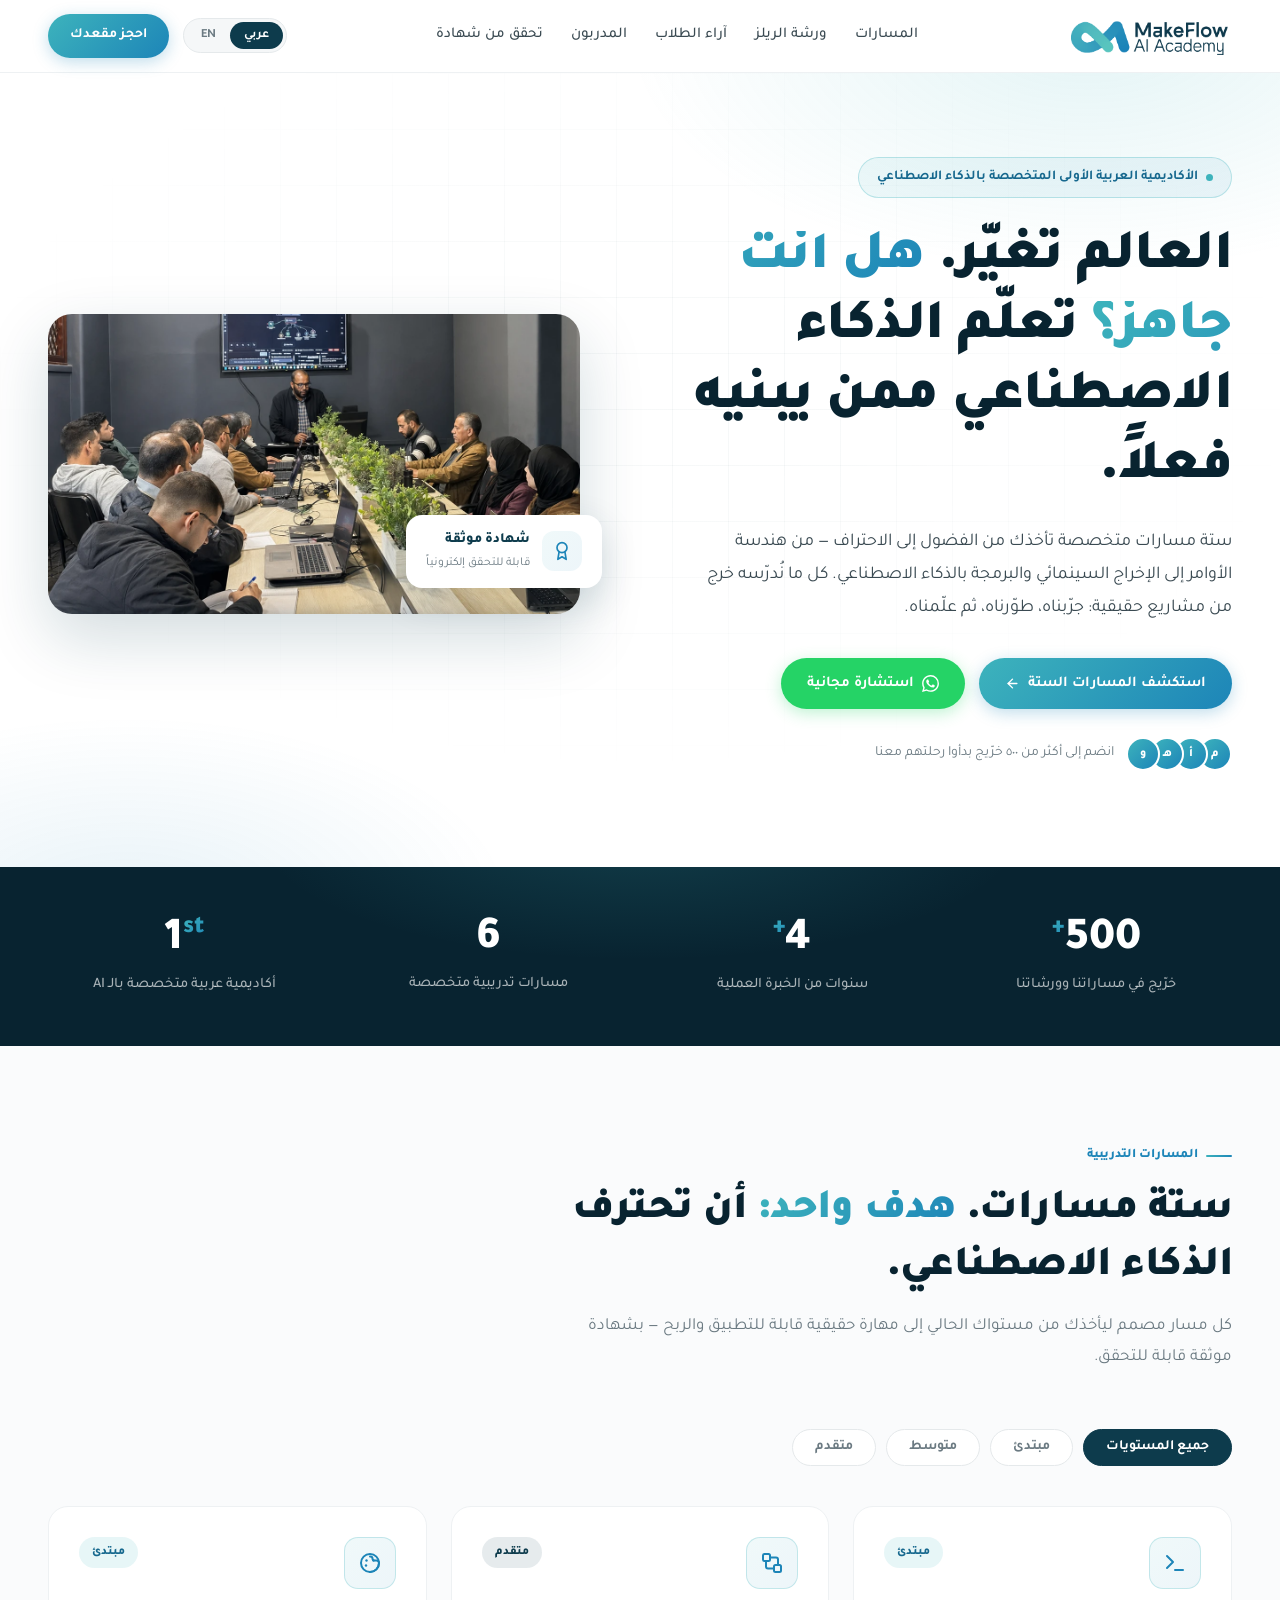
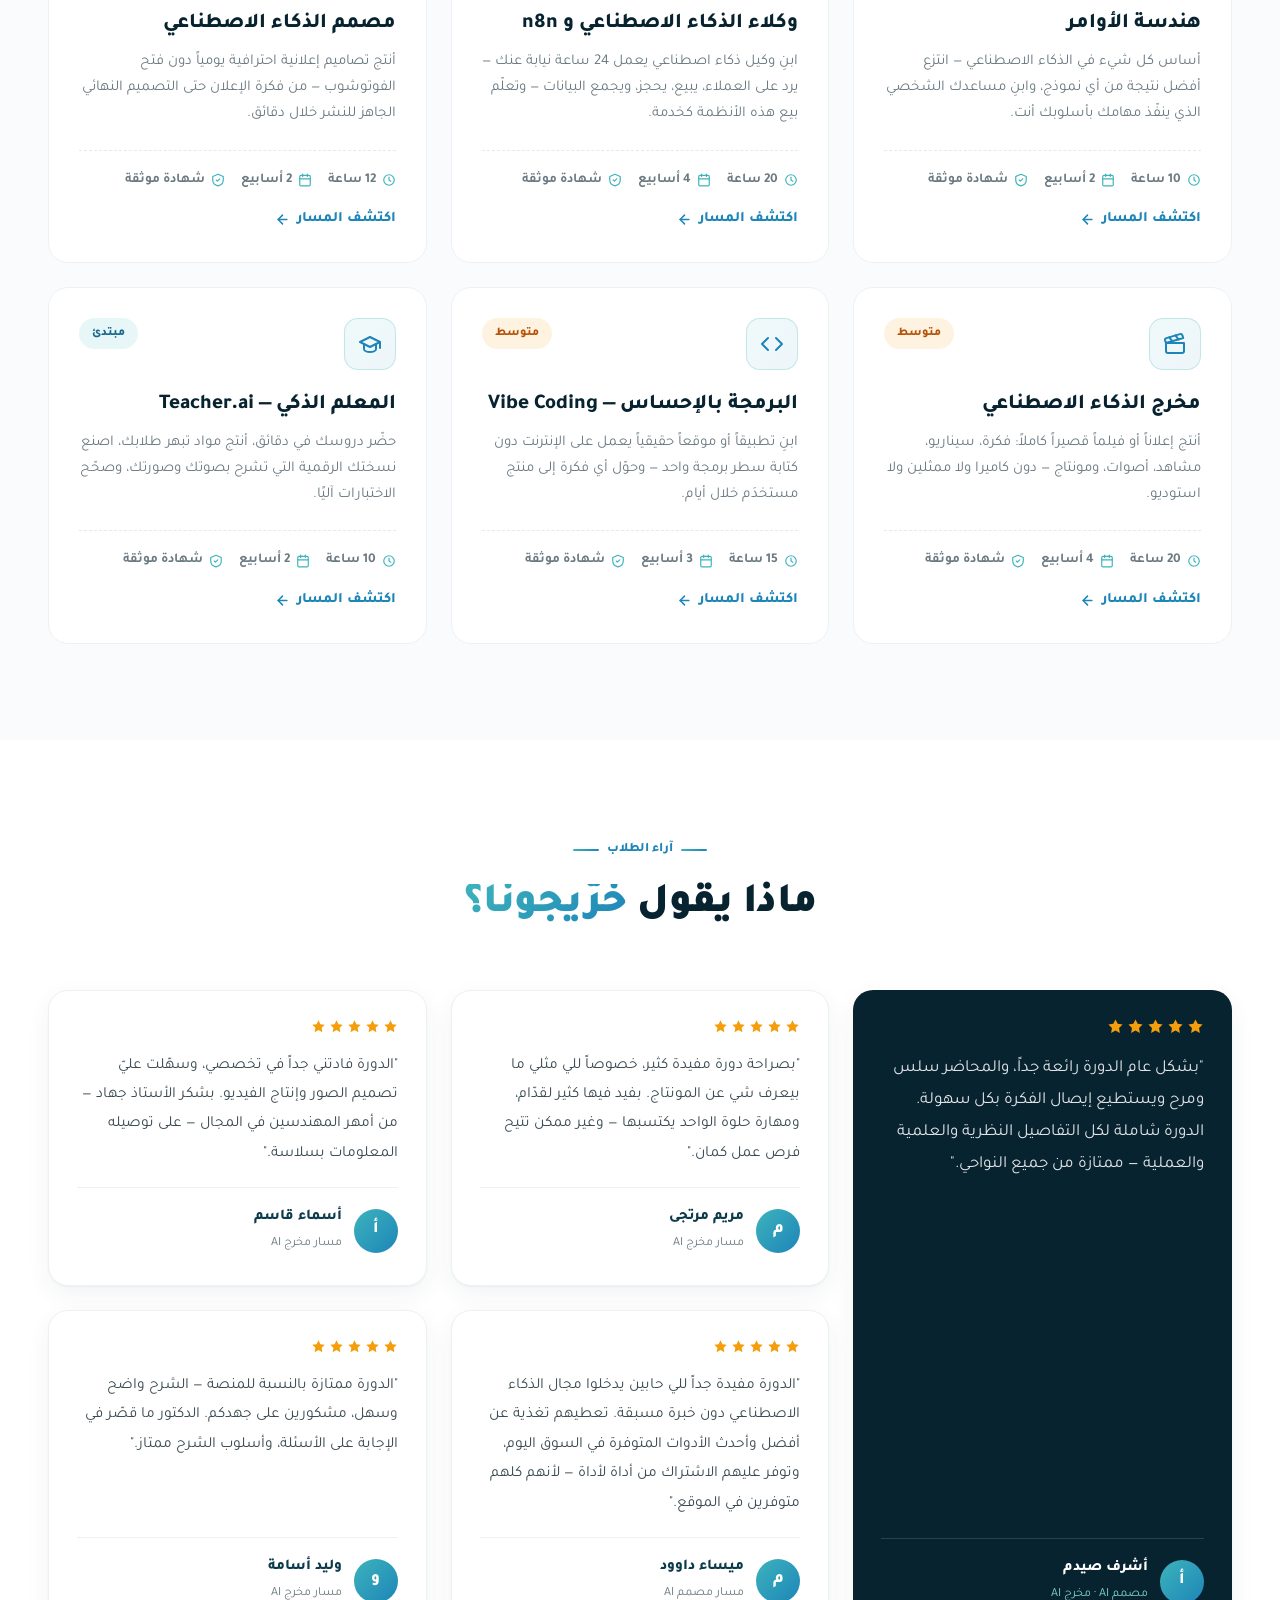
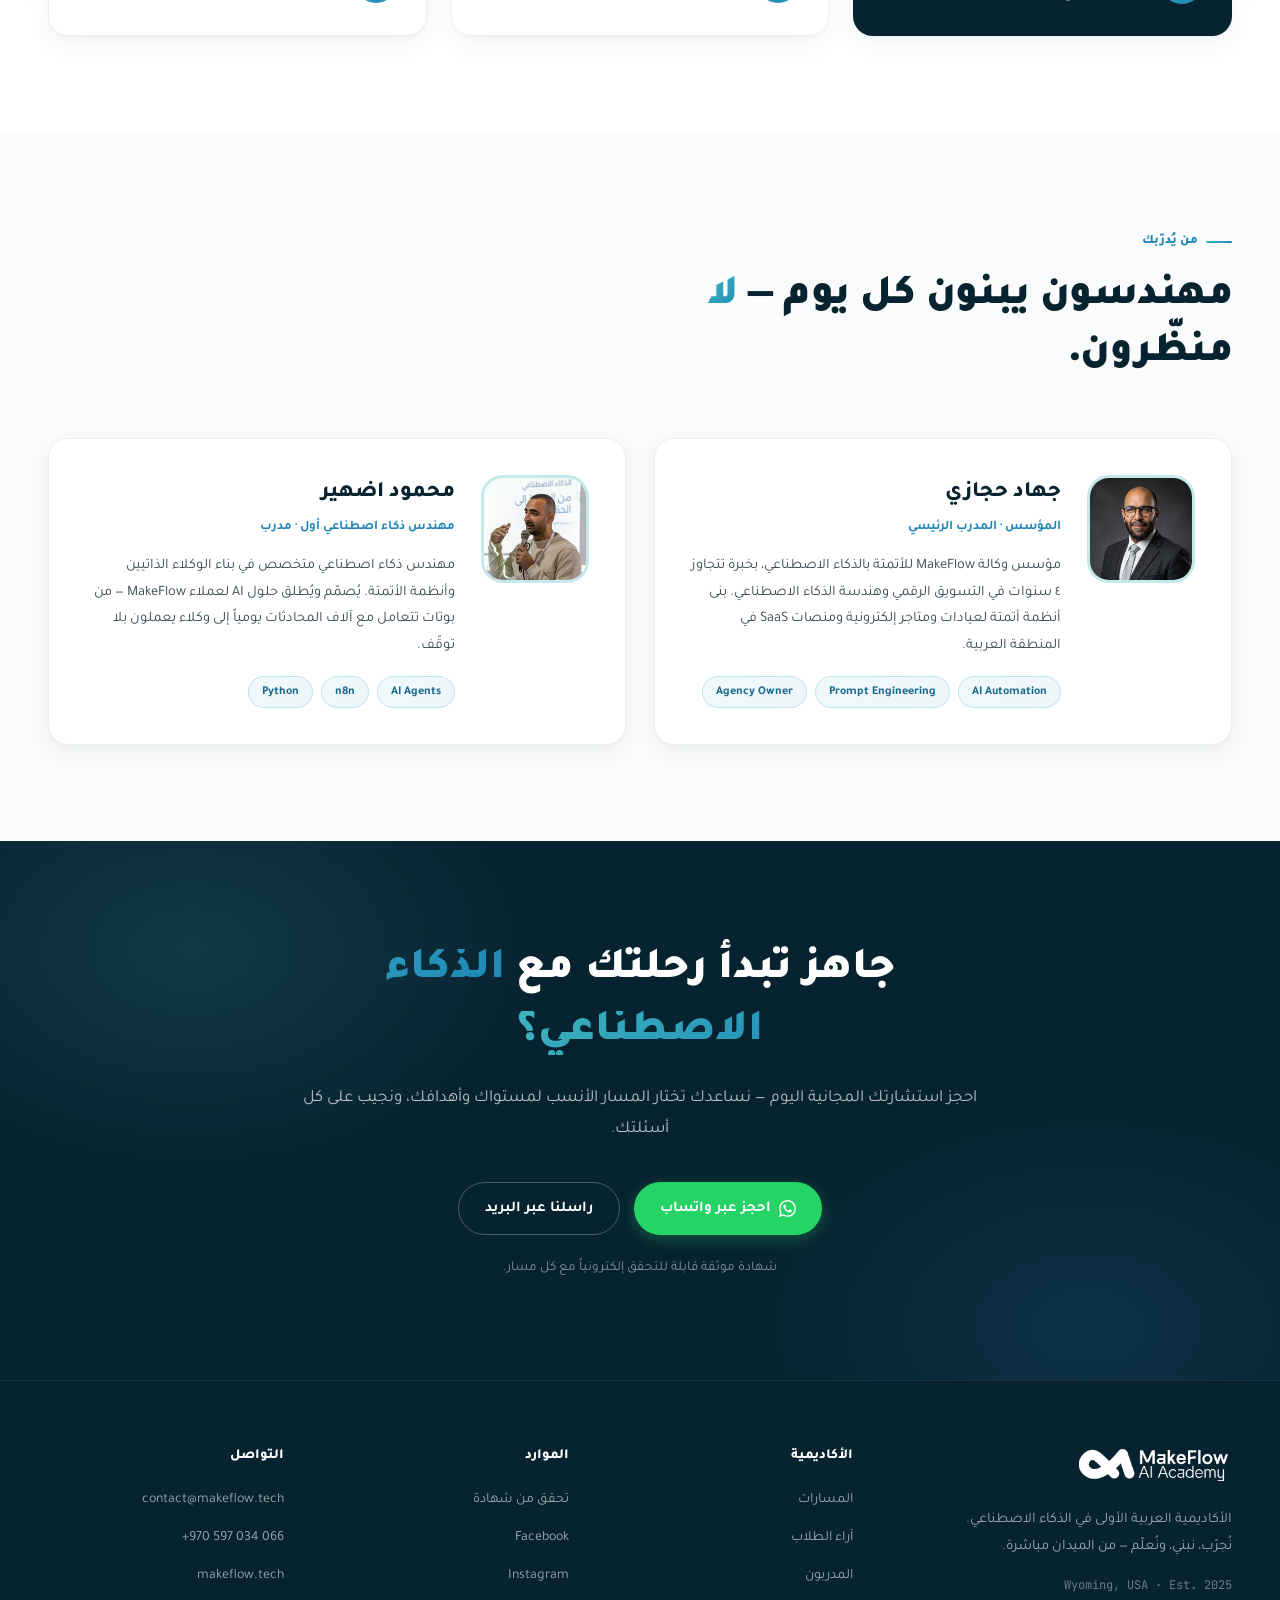
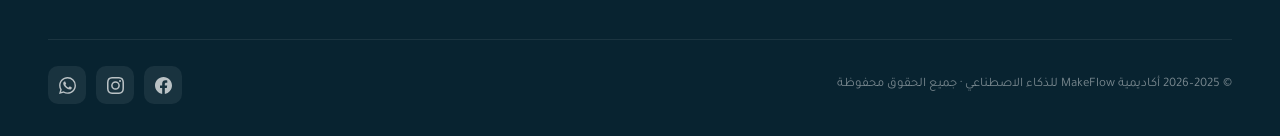
<file: index.html>
<!DOCTYPE html>
<html lang="ar" dir="rtl">
<head>
<meta charset="UTF-8">
<meta name="viewport" content="width=device-width, initial-scale=1.0">
<title>أكاديمية MakeFlow للذكاء الاصطناعي — الأكاديمية العربية الأولى المتخصصة</title>
<link rel="icon" href="images/trans.png" type="image/png">
<meta name="description" content="تعلّم الذكاء الاصطناعي على يد مهندسين يبنونه يومياً. ستة مسارات متخصصة: هندسة الأوامر، وكلاء الذكاء الاصطناعي، التصميم، الإخراج السينمائي، البرمجة بالذكاء الاصطناعي، والمعلم الذكي.">
<link rel="preconnect" href="https://fonts.googleapis.com">
<link rel="preconnect" href="https://fonts.gstatic.com" crossorigin>
<link href="https://fonts.googleapis.com/css2?family=Tajawal:wght@300;400;500;700;800;900&family=Manrope:wght@300;400;500;600;700;800&family=Instrument+Serif:ital@0;1&family=JetBrains+Mono:wght@400;500&display=swap" rel="stylesheet">
<style>
  :root {
    --navy: #0D3B4C;
    --navy-deep: #082330;
    --navy-soft: #164658;
    --blue: #1D85B8;
    --blue-deep: #16688E;
    --teal: #3DB3BC;
    --teal-soft: #7FCDD3;
    --white: #FFFFFF;
    --paper: #FAFBFC;
    --paper-warm: #F5F7F8;
    --border: #E5E9EB;
    --border-soft: #EEF1F3;
    --gray-700: #3A4A52;
    --gray-500: #6B7A82;
    --gray-400: #8C9AA2;
    --green: #25D366;
    --amber: #F59E0B;
    --grad-brand: linear-gradient(135deg, #3DB3BC 0%, #1D85B8 100%);
    --grad-brand-soft: linear-gradient(135deg, rgba(61,179,188,0.08) 0%, rgba(29,133,184,0.08) 100%);
    --shadow-card: 0 1px 2px rgba(13,59,76,0.04), 0 8px 24px rgba(13,59,76,0.06);
    --shadow-card-hover: 0 4px 8px rgba(13,59,76,0.06), 0 24px 48px rgba(13,59,76,0.12);
    --radius: 20px;
  }

  * { margin: 0; padding: 0; box-sizing: border-box; }

  html { scroll-behavior: smooth; -webkit-font-smoothing: antialiased; }

  body {
    font-family: 'Tajawal', 'Manrope', sans-serif;
    background: var(--white);
    color: var(--navy);
    line-height: 1.7;
    font-weight: 400;
    overflow-x: hidden;
  }

  body[data-lang="en"] {
    direction: ltr;
    font-family: 'Manrope', 'Tajawal', sans-serif;
  }

  body[data-lang="en"] .lang-ar { display: none; }
  body[data-lang="ar"] .lang-en { display: none; }

  body[data-lang="en"] h1,
  body[data-lang="en"] h2,
  body[data-lang="en"] h3,
  body[data-lang="en"] .section-title {
    font-family: 'Manrope', sans-serif;
  }

  .font-mono { font-family: 'JetBrains Mono', monospace; }

  ::selection { background: rgba(61,179,188,0.25); }

  /* ============ NAV ============ */
  .nav {
    position: sticky;
    top: 0;
    z-index: 100;
    background: rgba(255,255,255,0.82);
    backdrop-filter: blur(20px) saturate(180%);
    -webkit-backdrop-filter: blur(20px) saturate(180%);
    border-bottom: 1px solid var(--border-soft);
  }

  .nav-inner {
    max-width: 1240px;
    margin: 0 auto;
    padding: 14px 28px;
    display: flex;
    align-items: center;
    justify-content: space-between;
    gap: 24px;
  }

  .nav-brand {
    display: flex;
    align-items: center;
    gap: 10px;
    text-decoration: none;
  }

  .nav-brand img { height: 38px; width: auto; object-fit: contain; }

  .nav-links {
    display: flex;
    align-items: center;
    gap: 28px;
    list-style: none;
  }

  .nav-links a {
    color: var(--gray-700);
    text-decoration: none;
    font-size: 15px;
    font-weight: 500;
    transition: color 0.2s;
  }

  .nav-links a:hover { color: var(--blue); }

  .nav-actions { display: flex; align-items: center; gap: 14px; }

  .lang-toggle {
    display: flex;
    background: var(--paper-warm);
    border: 1px solid var(--border);
    border-radius: 100px;
    padding: 3px;
  }

  .lang-toggle button {
    border: none;
    background: transparent;
    padding: 6px 14px;
    border-radius: 100px;
    font-size: 12.5px;
    font-weight: 700;
    cursor: pointer;
    color: var(--gray-500);
    font-family: inherit;
    transition: all 0.25s;
  }

  .lang-toggle button.active {
    background: var(--navy);
    color: var(--white);
  }

  .btn {
    display: inline-flex;
    align-items: center;
    justify-content: center;
    gap: 8px;
    padding: 13px 26px;
    border-radius: 100px;
    font-size: 15px;
    font-weight: 700;
    text-decoration: none;
    cursor: pointer;
    border: none;
    font-family: inherit;
    transition: transform 0.2s, box-shadow 0.2s, background 0.2s;
    white-space: nowrap;
  }

  .btn-primary {
    background: var(--grad-brand);
    color: var(--white);
    box-shadow: 0 4px 16px rgba(29,133,184,0.28);
  }

  .btn-primary:hover { transform: translateY(-2px); box-shadow: 0 8px 24px rgba(29,133,184,0.36); }

  .btn-secondary {
    background: transparent;
    color: var(--navy);
    border: 1.5px solid var(--border);
  }

  .btn-secondary:hover { border-color: var(--teal); color: var(--blue); }

  .btn-whatsapp {
    background: var(--green);
    color: var(--white);
    box-shadow: 0 4px 16px rgba(37,211,102,0.3);
  }

  .btn-whatsapp:hover { transform: translateY(-2px); box-shadow: 0 8px 24px rgba(37,211,102,0.4); }

  .btn svg { flex-shrink: 0; }

  .nav-cta { padding: 10px 22px; font-size: 14px; }

  /* ============ HERO ============ */
  .hero {
    position: relative;
    overflow: hidden;
    background:
      radial-gradient(ellipse 60% 50% at 85% -5%, rgba(61,179,188,0.14) 0%, transparent 60%),
      radial-gradient(ellipse 50% 40% at 10% 105%, rgba(29,133,184,0.10) 0%, transparent 60%),
      var(--white);
  }

  .hero::before {
    content: "";
    position: absolute;
    inset: 0;
    background-image:
      linear-gradient(rgba(13,59,76,0.035) 1px, transparent 1px),
      linear-gradient(90deg, rgba(13,59,76,0.035) 1px, transparent 1px);
    background-size: 56px 56px;
    mask-image: radial-gradient(ellipse 70% 65% at 50% 40%, black 20%, transparent 75%);
    -webkit-mask-image: radial-gradient(ellipse 70% 65% at 50% 40%, black 20%, transparent 75%);
    pointer-events: none;
  }

  .hero-inner {
    max-width: 1240px;
    margin: 0 auto;
    padding: 84px 28px 96px;
    display: grid;
    grid-template-columns: 1.05fr 0.95fr;
    gap: 64px;
    align-items: center;
    position: relative;
  }

  .hero-eyebrow {
    display: inline-flex;
    align-items: center;
    gap: 8px;
    padding: 8px 18px;
    background: var(--grad-brand-soft);
    border: 1px solid rgba(61,179,188,0.3);
    border-radius: 100px;
    font-size: 13.5px;
    font-weight: 700;
    color: var(--blue-deep);
    margin-bottom: 26px;
  }

  .hero-eyebrow .dot {
    width: 7px; height: 7px;
    border-radius: 50%;
    background: var(--teal);
    animation: pulse 2.4s infinite;
  }

  @keyframes pulse {
    0%, 100% { box-shadow: 0 0 0 0 rgba(61,179,188,0.5); }
    50% { box-shadow: 0 0 0 7px rgba(61,179,188,0); }
  }

  .hero h1 {
    font-size: clamp(34px, 4.6vw, 56px);
    font-weight: 900;
    line-height: 1.25;
    letter-spacing: -0.5px;
    margin-bottom: 22px;
    color: var(--navy-deep);
  }

  .hero h1 em {
    font-style: normal;
    background: var(--grad-brand);
    -webkit-background-clip: text;
    background-clip: text;
    -webkit-text-fill-color: transparent;
  }

  body[data-lang="en"] .hero h1 em { font-family: 'Instrument Serif', serif; font-weight: 400; }

  .hero-sub {
    font-size: 18px;
    color: var(--gray-700);
    line-height: 1.85;
    margin-bottom: 32px;
    max-width: 540px;
  }

  .hero-ctas { display: flex; gap: 14px; flex-wrap: wrap; margin-bottom: 28px; }

  .hero-trust {
    display: flex;
    align-items: center;
    gap: 12px;
    font-size: 14px;
    color: var(--gray-500);
  }

  .hero-trust .avatars { display: flex; }
  .hero-trust .avatars span {
    width: 34px; height: 34px;
    border-radius: 50%;
    border: 2.5px solid var(--white);
    background: var(--grad-brand);
    color: var(--white);
    display: flex;
    align-items: center;
    justify-content: center;
    font-size: 12px;
    font-weight: 800;
    margin-inline-start: -10px;
  }
  .hero-trust .avatars span:first-child { margin-inline-start: 0; }

  .hero-visual { position: relative; }

  .hero-visual img {
    width: 100%;
    border-radius: 24px;
    box-shadow: 0 24px 64px rgba(13,59,76,0.18);
    display: block;
  }

  .hero-visual::before {
    content: "";
    position: absolute;
    inset: -16px;
    background: var(--grad-brand);
    opacity: 0.1;
    border-radius: 32px;
    transform: rotate(-2.5deg);
    z-index: -1;
  }

  .hero-float-card {
    position: absolute;
    bottom: 26px;
    inset-inline-start: -22px;
    background: var(--white);
    border-radius: 16px;
    padding: 14px 20px;
    box-shadow: 0 12px 36px rgba(13,59,76,0.16);
    display: flex;
    align-items: center;
    gap: 12px;
    animation: floaty 5s ease-in-out infinite;
  }

  @keyframes floaty {
    0%, 100% { transform: translateY(0); }
    50% { transform: translateY(-9px); }
  }

  .hero-float-card .fc-icon {
    width: 40px; height: 40px;
    border-radius: 12px;
    background: var(--grad-brand-soft);
    display: flex; align-items: center; justify-content: center;
    color: var(--blue);
  }

  .hero-float-card .fc-title { font-size: 14px; font-weight: 800; color: var(--navy); }
  .hero-float-card .fc-sub { font-size: 12px; color: var(--gray-500); }

  /* ============ STATS ============ */
  .stats-bar {
    background: var(--navy-deep);
    position: relative;
    overflow: hidden;
  }

  .stats-bar::before {
    content: "";
    position: absolute;
    inset: 0;
    background: radial-gradient(ellipse 50% 120% at 50% -20%, rgba(61,179,188,0.18) 0%, transparent 60%);
  }

  .stats-inner {
    max-width: 1240px;
    margin: 0 auto;
    padding: 48px 28px;
    display: grid;
    grid-template-columns: repeat(4, 1fr);
    gap: 32px;
    position: relative;
  }

  .stat { text-align: center; }

  .stat-value {
    font-size: clamp(34px, 3.6vw, 48px);
    font-weight: 900;
    color: var(--white);
    line-height: 1.1;
    margin-bottom: 6px;
  }

  .stat-value sup {
    font-size: 0.55em;
    background: var(--grad-brand);
    -webkit-background-clip: text;
    background-clip: text;
    -webkit-text-fill-color: transparent;
    font-weight: 900;
  }

  .stat-label { font-size: 14.5px; color: rgba(255,255,255,0.65); font-weight: 500; }

  /* ============ SECTIONS COMMON ============ */
  section { position: relative; }

  .section-inner {
    max-width: 1240px;
    margin: 0 auto;
    padding: 96px 28px;
  }

  .section-header {
    max-width: 680px;
    margin-bottom: 56px;
  }

  .section-header.center { margin-inline: auto; text-align: center; }

  .section-eyebrow {
    display: inline-flex;
    align-items: center;
    gap: 8px;
    font-size: 13px;
    font-weight: 800;
    letter-spacing: 1px;
    text-transform: uppercase;
    color: var(--blue);
    margin-bottom: 16px;
  }

  body[data-lang="ar"] .section-eyebrow { letter-spacing: 0; }

  .section-eyebrow::before {
    content: "";
    width: 26px; height: 2px;
    background: var(--grad-brand);
    border-radius: 2px;
  }

  .section-header.center .section-eyebrow::after {
    content: "";
    width: 26px; height: 2px;
    background: var(--grad-brand);
    border-radius: 2px;
  }

  .section-title {
    font-size: clamp(28px, 3.4vw, 42px);
    font-weight: 900;
    line-height: 1.35;
    color: var(--navy-deep);
    letter-spacing: -0.5px;
  }

  .section-title em {
    font-style: normal;
    background: var(--grad-brand);
    -webkit-background-clip: text;
    background-clip: text;
    -webkit-text-fill-color: transparent;
  }

  body[data-lang="en"] .section-title em { font-family: 'Instrument Serif', serif; font-weight: 400; }

  .section-sub {
    margin-top: 16px;
    font-size: 17px;
    color: var(--gray-500);
    line-height: 1.8;
  }

  /* ============ TRACKS ============ */
  .tracks-section { background: var(--paper); }

  .level-filter {
    display: flex;
    gap: 10px;
    flex-wrap: wrap;
    margin-bottom: 40px;
  }

  .filter-btn {
    padding: 9px 22px;
    border-radius: 100px;
    border: 1.5px solid var(--border);
    background: var(--white);
    font-size: 14px;
    font-weight: 700;
    color: var(--gray-500);
    cursor: pointer;
    font-family: inherit;
    transition: all 0.25s;
  }

  .filter-btn:hover { border-color: var(--teal); color: var(--blue); }

  .filter-btn.active {
    background: var(--navy);
    border-color: var(--navy);
    color: var(--white);
  }

  .tracks-grid {
    display: grid;
    grid-template-columns: repeat(3, 1fr);
    gap: 24px;
  }

  .track-card {
    background: var(--white);
    border: 1px solid var(--border-soft);
    border-radius: var(--radius);
    padding: 30px;
    display: flex;
    flex-direction: column;
    text-decoration: none;
    color: inherit;
    position: relative;
    overflow: hidden;
    transition: transform 0.3s, box-shadow 0.3s, border-color 0.3s;
  }

  .track-card::before {
    content: "";
    position: absolute;
    top: 0;
    inset-inline: 0;
    height: 4px;
    background: var(--grad-brand);
    opacity: 0;
    transition: opacity 0.3s;
  }

  .track-card:hover {
    transform: translateY(-6px);
    box-shadow: var(--shadow-card-hover);
    border-color: rgba(61,179,188,0.4);
  }

  .track-card:hover::before { opacity: 1; }

  .track-card.hidden-track { display: none; }

  .track-top {
    display: flex;
    justify-content: space-between;
    align-items: flex-start;
    margin-bottom: 20px;
  }

  .track-icon {
    width: 52px; height: 52px;
    border-radius: 14px;
    background: var(--grad-brand-soft);
    border: 1px solid rgba(61,179,188,0.25);
    display: flex; align-items: center; justify-content: center;
    color: var(--blue);
  }

  .track-level {
    font-size: 12px;
    font-weight: 800;
    padding: 5px 13px;
    border-radius: 100px;
  }

  .level-beginner { background: rgba(61,179,188,0.12); color: var(--blue-deep); }
  .level-intermediate { background: rgba(245,158,11,0.12); color: #B45309; }
  .level-advanced { background: rgba(13,59,76,0.1); color: var(--navy); }

  .track-card h3 {
    font-size: 21px;
    font-weight: 800;
    margin-bottom: 10px;
    color: var(--navy-deep);
    line-height: 1.4;
  }

  .track-card p {
    font-size: 15px;
    color: var(--gray-500);
    line-height: 1.75;
    margin-bottom: 22px;
    flex-grow: 1;
  }

  .track-meta {
    display: flex;
    gap: 16px;
    padding-top: 18px;
    border-top: 1px dashed var(--border);
    font-size: 13.5px;
    color: var(--gray-500);
    font-weight: 600;
  }

  .track-meta span { display: inline-flex; align-items: center; gap: 6px; }
  .track-meta svg { color: var(--teal); }

  .track-card .track-link {
    display: inline-flex;
    align-items: center;
    gap: 7px;
    margin-top: 16px;
    font-size: 14.5px;
    font-weight: 800;
    color: var(--blue);
  }

  .track-card .track-link svg { transition: transform 0.25s; }
  .track-card:hover .track-link svg { transform: translateX(-5px); }
  body[data-lang="en"] .track-card .track-link svg { transform: scaleX(-1); }
  body[data-lang="en"] .track-card:hover .track-link svg { transform: translateX(5px) scaleX(-1); }

  /* ============ TESTIMONIALS ============ */
  .testimonials-grid {
    display: grid;
    grid-template-columns: repeat(3, 1fr);
    gap: 24px;
  }

  .testimonial {
    background: var(--white);
    border: 1px solid var(--border-soft);
    border-radius: var(--radius);
    padding: 28px;
    display: flex;
    flex-direction: column;
    gap: 18px;
    box-shadow: var(--shadow-card);
    transition: transform 0.3s, box-shadow 0.3s;
  }

  .testimonial:hover { transform: translateY(-5px); box-shadow: var(--shadow-card-hover); }

  .testimonial.featured {
    grid-row: span 2;
    background: var(--navy-deep);
    color: var(--white);
    border: none;
    justify-content: center;
  }

  .testimonial .stars { display: flex; gap: 3px; color: var(--amber); }

  .testimonial-text {
    font-size: 15.5px;
    line-height: 1.9;
    color: var(--gray-700);
    flex-grow: 1;
  }

  .testimonial.featured .testimonial-text { color: rgba(255,255,255,0.88); font-size: 17px; }

  .testimonial-author {
    display: flex;
    align-items: center;
    gap: 12px;
    padding-top: 16px;
    border-top: 1px solid var(--border-soft);
  }

  .testimonial.featured .testimonial-author { border-top-color: rgba(255,255,255,0.14); }

  .author-avatar {
    width: 44px; height: 44px;
    border-radius: 50%;
    background: var(--grad-brand);
    color: var(--white);
    display: flex;
    align-items: center;
    justify-content: center;
    font-weight: 800;
    font-size: 17px;
    flex-shrink: 0;
  }

  .author-name { font-weight: 800; font-size: 15px; color: var(--navy); }
  .testimonial.featured .author-name { color: var(--white); }

  .author-track {
    font-size: 12.5px;
    color: var(--gray-500);
    display: inline-flex;
    align-items: center;
    gap: 5px;
  }

  .testimonial.featured .author-track { color: var(--teal-soft); }

  /* ============ INSTRUCTORS ============ */
  .instructors-section { background: var(--paper); }

  .instructors-grid {
    display: grid;
    grid-template-columns: repeat(2, 1fr);
    gap: 28px;
  }

  .instructor {
    background: var(--white);
    border: 1px solid var(--border-soft);
    border-radius: var(--radius);
    padding: 36px;
    display: flex;
    gap: 26px;
    align-items: flex-start;
    box-shadow: var(--shadow-card);
    transition: transform 0.3s, box-shadow 0.3s;
  }

  .instructor:hover { transform: translateY(-5px); box-shadow: var(--shadow-card-hover); }

  .instructor-avatar { flex-shrink: 0; }

  .instructor-avatar img {
    width: 108px; height: 108px;
    border-radius: 22px;
    object-fit: cover;
    border: 3px solid rgba(61,179,188,0.3);
  }

  .instructor-name { font-size: 22px; font-weight: 800; color: var(--navy-deep); margin-bottom: 4px; }

  .instructor-role {
    font-size: 13px;
    font-weight: 700;
    color: var(--blue);
    margin-bottom: 14px;
  }

  .instructor-bio {
    font-size: 14.5px;
    color: var(--gray-700);
    line-height: 1.85;
    margin-bottom: 16px;
  }

  .instructor-chips { display: flex; gap: 8px; flex-wrap: wrap; }

  .chip {
    font-size: 12px;
    font-weight: 700;
    padding: 5px 13px;
    border-radius: 100px;
    background: var(--grad-brand-soft);
    border: 1px solid rgba(61,179,188,0.25);
    color: var(--blue-deep);
  }

  /* ============ FINAL CTA ============ */
  .final-cta {
    background: var(--navy-deep);
    position: relative;
    overflow: hidden;
  }

  .final-cta::before {
    content: "";
    position: absolute;
    inset: 0;
    background:
      radial-gradient(ellipse 45% 70% at 15% 20%, rgba(61,179,188,0.16) 0%, transparent 60%),
      radial-gradient(ellipse 45% 70% at 85% 90%, rgba(29,133,184,0.16) 0%, transparent 60%);
  }

  .final-cta-inner {
    max-width: 780px;
    margin: 0 auto;
    padding: 100px 28px;
    text-align: center;
    position: relative;
  }

  .final-cta h2 {
    font-size: clamp(28px, 3.6vw, 44px);
    font-weight: 900;
    color: var(--white);
    line-height: 1.4;
    margin-bottom: 18px;
  }

  .final-cta h2 em {
    font-style: normal;
    background: var(--grad-brand);
    -webkit-background-clip: text;
    background-clip: text;
    -webkit-text-fill-color: transparent;
  }

  .final-cta p {
    font-size: 17px;
    color: rgba(255,255,255,0.7);
    margin-bottom: 36px;
    line-height: 1.85;
  }

  .final-cta .hero-ctas { justify-content: center; margin-bottom: 0; }

  .final-cta-note {
    margin-top: 22px;
    font-size: 13.5px;
    color: rgba(255,255,255,0.5);
  }

  /* ============ FOOTER ============ */
  footer {
    background: var(--navy-deep);
    border-top: 1px solid rgba(255,255,255,0.08);
  }

  .footer-inner {
    max-width: 1240px;
    margin: 0 auto;
    padding: 64px 28px 32px;
  }

  .footer-grid {
    display: grid;
    grid-template-columns: 1.4fr 1fr 1fr 1fr;
    gap: 48px;
    padding-bottom: 44px;
  }

  .footer-brand img { height: 36px; width: auto; margin-bottom: 14px; }

  .footer-brand-desc {
    font-size: 14.5px;
    color: rgba(255,255,255,0.6);
    line-height: 1.85;
    max-width: 300px;
  }

  .footer-mono {
    margin-top: 14px;
    font-size: 12px;
    color: rgba(255,255,255,0.4);
    font-family: 'JetBrains Mono', monospace;
  }

  .footer-col-title {
    font-size: 14px;
    font-weight: 800;
    color: var(--white);
    margin-bottom: 18px;
  }

  .footer-col ul { list-style: none; display: flex; flex-direction: column; gap: 11px; }

  .footer-col a {
    color: rgba(255,255,255,0.6);
    text-decoration: none;
    font-size: 14px;
    transition: color 0.2s;
  }

  .footer-col a:hover { color: var(--teal-soft); }

  .footer-bottom {
    display: flex;
    justify-content: space-between;
    align-items: center;
    padding-top: 26px;
    border-top: 1px solid rgba(255,255,255,0.08);
    font-size: 13px;
    color: rgba(255,255,255,0.45);
    flex-wrap: wrap;
    gap: 16px;
  }

  .footer-socials { display: flex; gap: 10px; }

  .footer-social {
    width: 38px; height: 38px;
    border-radius: 10px;
    background: rgba(255,255,255,0.07);
    display: flex; align-items: center; justify-content: center;
    color: rgba(255,255,255,0.7);
    transition: all 0.25s;
  }

  .footer-social:hover { background: var(--grad-brand); color: var(--white); transform: translateY(-2px); }

  .footer-social svg { width: 17px; height: 17px; }

  /* ============ MOBILE STICKY CTA ============ */
  .mobile-sticky-cta {
    position: fixed;
    bottom: 18px;
    inset-inline: 18px;
    z-index: 90;
    background: var(--green);
    color: var(--white);
    border-radius: 100px;
    padding: 14px 22px;
    display: none;
    align-items: center;
    justify-content: center;
    gap: 10px;
    font-weight: 800;
    font-size: 15px;
    text-decoration: none;
    box-shadow: 0 10px 30px rgba(37,211,102,0.4);
    transform: translateY(120%);
    transition: transform 0.35s;
  }

  .mobile-sticky-cta.visible { transform: translateY(0); }

  /* ============ REVEAL ANIMATION ============ */
  .reveal {
    opacity: 0;
    transform: translateY(28px);
    transition: opacity 0.7s ease, transform 0.7s ease;
  }

  .reveal.in-view { opacity: 1; transform: none; }

  /* ============ RESPONSIVE ============ */
  @media (max-width: 1024px) {
    .hero-inner { grid-template-columns: 1fr; gap: 48px; padding: 60px 28px 72px; }
    .hero-sub { max-width: none; }
    .hero-visual { max-width: 560px; }
    .tracks-grid { grid-template-columns: repeat(2, 1fr); }
    .testimonials-grid { grid-template-columns: repeat(2, 1fr); }
    .testimonial.featured { grid-row: auto; grid-column: span 2; }
    .stats-inner { grid-template-columns: repeat(2, 1fr); gap: 36px; }
    .footer-grid { grid-template-columns: 1fr 1fr; gap: 36px; }
  }

  @media (max-width: 720px) {
    .nav-links { display: none; }
    .nav-cta { display: none; }
    .section-inner { padding: 64px 22px; }
    .tracks-grid { grid-template-columns: 1fr; }
    .testimonials-grid { grid-template-columns: 1fr; }
    .testimonial.featured { grid-column: auto; }
    .instructors-grid { grid-template-columns: 1fr; }
    .instructor { flex-direction: column; align-items: center; text-align: center; }
    .instructor-chips { justify-content: center; }
    .hero-float-card { inset-inline-start: 10px; bottom: 14px; padding: 10px 16px; }
    .mobile-sticky-cta { display: flex; }
    .footer-bottom { justify-content: center; text-align: center; }
  }
</style>
</head>
<body data-lang="ar">

<!-- ========== NAV ========== -->
<nav class="nav">
  <div class="nav-inner">
    <a href="index.html" class="nav-brand">
      <img src="images/academy_logo_dark.png" alt="MakeFlow AI Academy">
    </a>
    <ul class="nav-links">
      <li><a href="#tracks"><span class="lang-ar">المسارات</span><span class="lang-en">Tracks</span></a></li>
      <li><a href="workshop.html"><span class="lang-ar">ورشة الريلز</span><span class="lang-en">Reels Workshop</span></a></li>
      <li><a href="#testimonials"><span class="lang-ar">آراء الطلاب</span><span class="lang-en">Testimonials</span></a></li>
      <li><a href="#instructors"><span class="lang-ar">المدربون</span><span class="lang-en">Instructors</span></a></li>
      <li><a href="verify/"><span class="lang-ar">تحقق من شهادة</span><span class="lang-en">Verify Certificate</span></a></li>
    </ul>
    <div class="nav-actions">
      <div class="lang-toggle">
        <button class="active" data-lang-btn="ar" onclick="setLang('ar')">عربي</button>
        <button data-lang-btn="en" onclick="setLang('en')">EN</button>
      </div>
      <a class="btn btn-primary nav-cta" href="#tracks">
        <span class="lang-ar">احجز مقعدك</span>
        <span class="lang-en">Book Your Seat</span>
      </a>
    </div>
  </div>
</nav>

<!-- ========== HERO ========== -->
<section class="hero">
  <div class="hero-inner">
    <div class="hero-content">
      <div class="hero-eyebrow">
        <span class="dot"></span>
        <span class="lang-ar">الأكاديمية العربية الأولى المتخصصة بالذكاء الاصطناعي</span>
        <span class="lang-en">The First Specialized Arabic AI Academy</span>
      </div>
      <h1>
        <span class="lang-ar">العالم تغيّر. <em>هل أنت جاهز؟</em> تعلّم الذكاء الاصطناعي ممن يبنيه فعلاً.</span>
        <span class="lang-en">The world has changed. <em>Are you ready?</em> Learn AI from engineers who build it daily.</span>
      </h1>
      <p class="hero-sub">
        <span class="lang-ar">ستة مسارات متخصصة تأخذك من الفضول إلى الاحتراف — من هندسة الأوامر إلى الإخراج السينمائي والبرمجة بالذكاء الاصطناعي. كل ما نُدرّسه خرج من مشاريع حقيقية: جرّبناه، طوّرناه، ثم علّمناه.</span>
        <span class="lang-en">Six specialized tracks taking you from curiosity to mastery — from prompt engineering to AI film direction and Vibe Coding. Everything we teach comes from real projects: we tested it, refined it, then taught it.</span>
      </p>
      <div class="hero-ctas">
        <a href="#tracks" class="btn btn-primary">
          <span class="lang-ar">استكشف المسارات الستة</span>
          <span class="lang-en">Explore the 6 Tracks</span>
          <svg width="15" height="15" viewBox="0 0 24 24" fill="none" stroke="currentColor" stroke-width="2.2" stroke-linecap="round" stroke-linejoin="round" style="transform: scaleX(-1);"><line x1="5" y1="12" x2="19" y2="12"/><polyline points="12 5 19 12 12 19"/></svg>
        </a>
        <a href="https://wa.me/970597034066?text=%D9%85%D8%B1%D8%AD%D8%A8%D8%A7%D9%8B%D8%8C%20%D8%A3%D8%B1%D9%8A%D8%AF%20%D8%A7%D9%84%D8%A7%D8%B3%D8%AA%D9%81%D8%B3%D8%A7%D8%B1%20%D8%B9%D9%86%20%D9%85%D8%B3%D8%A7%D8%B1%D8%A7%D8%AA%20%D8%A7%D9%84%D8%A3%D9%83%D8%A7%D8%AF%D9%8A%D9%85%D9%8A%D8%A9" target="_blank" rel="noopener" class="btn btn-whatsapp">
          <svg width="17" height="17" viewBox="0 0 24 24" fill="currentColor"><path d="M17.472 14.382c-.297-.149-1.758-.867-2.03-.967-.273-.099-.471-.148-.67.15-.197.297-.767.966-.94 1.164-.173.199-.347.223-.644.075-.297-.15-1.255-.463-2.39-1.475-.883-.788-1.48-1.761-1.653-2.059-.173-.297-.018-.458.13-.606.134-.133.298-.347.446-.52.149-.174.198-.298.298-.497.099-.198.05-.371-.025-.52-.075-.149-.669-1.612-.916-2.207-.242-.579-.487-.5-.669-.51-.173-.008-.371-.01-.57-.01-.198 0-.52.074-.792.372-.272.297-1.04 1.016-1.04 2.479 0 1.462 1.065 2.875 1.213 3.074.149.198 2.096 3.2 5.077 4.487.709.306 1.262.489 1.694.625.712.227 1.36.195 1.871.118.571-.085 1.758-.719 2.006-1.413.248-.694.248-1.289.173-1.413-.074-.124-.272-.198-.57-.347m-5.421 7.403h-.004a9.87 9.87 0 01-5.031-1.378l-.361-.214-3.741.982.998-3.648-.235-.374a9.86 9.86 0 01-1.51-5.26c.001-5.45 4.436-9.884 9.888-9.884 2.64 0 5.122 1.03 6.988 2.898a9.825 9.825 0 012.893 6.994c-.003 5.45-4.437 9.884-9.885 9.884m8.413-18.297A11.815 11.815 0 0012.05 0C5.495 0 .16 5.335.157 11.892c0 2.096.547 4.142 1.588 5.945L.057 24l6.305-1.654a11.882 11.882 0 005.683 1.448h.005c6.554 0 11.89-5.335 11.893-11.893a11.821 11.821 0 00-3.48-8.413Z"/></svg>
          <span class="lang-ar">استشارة مجانية</span>
          <span class="lang-en">Free Consultation</span>
        </a>
      </div>
      <div class="hero-trust">
        <div class="avatars">
          <span>م</span><span>أ</span><span>هـ</span><span>و</span>
        </div>
        <span class="lang-ar">انضم إلى أكثر من ٥٠٠ خرّيج بدأوا رحلتهم معنا</span>
        <span class="lang-en">Join 500+ graduates who started their journey with us</span>
      </div>
    </div>
    <div class="hero-visual">
      <img src="images/hero.png" alt="MakeFlow AI Academy">
      <div class="hero-float-card">
        <div class="fc-icon">
          <svg width="20" height="20" viewBox="0 0 24 24" fill="none" stroke="currentColor" stroke-width="2" stroke-linecap="round" stroke-linejoin="round"><circle cx="12" cy="8" r="6"/><path d="M15.5 13 17 22l-5-3-5 3 1.5-9"/></svg>
        </div>
        <div>
          <div class="fc-title">
            <span class="lang-ar">شهادة موثقة</span>
            <span class="lang-en">Verified Certificate</span>
          </div>
          <div class="fc-sub">
            <span class="lang-ar">قابلة للتحقق إلكترونياً</span>
            <span class="lang-en">Publicly verifiable online</span>
          </div>
        </div>
      </div>
    </div>
  </div>
</section>

<!-- ========== STATS ========== -->
<div class="stats-bar">
  <div class="stats-inner">
    <div class="stat reveal">
      <div class="stat-value">500<sup>+</sup></div>
      <div class="stat-label">
        <span class="lang-ar">خرّيج في مساراتنا وورشاتنا</span>
        <span class="lang-en">Graduates across tracks & workshops</span>
      </div>
    </div>
    <div class="stat reveal">
      <div class="stat-value">4<sup>+</sup></div>
      <div class="stat-label">
        <span class="lang-ar">سنوات من الخبرة العملية</span>
        <span class="lang-en">Years of hands-on experience</span>
      </div>
    </div>
    <div class="stat reveal">
      <div class="stat-value">6</div>
      <div class="stat-label">
        <span class="lang-ar">مسارات تدريبية متخصصة</span>
        <span class="lang-en">Specialized training tracks</span>
      </div>
    </div>
    <div class="stat reveal">
      <div class="stat-value">1<sup>st</sup></div>
      <div class="stat-label">
        <span class="lang-ar">أكاديمية عربية متخصصة بالـ AI</span>
        <span class="lang-en">Specialized Arabic AI academy</span>
      </div>
    </div>
  </div>
</div>

<!-- ========== TRACKS ========== -->
<section id="tracks" class="tracks-section">
  <div class="section-inner">
    <div class="section-header reveal">
      <div class="section-eyebrow">
        <span class="lang-ar">المسارات التدريبية</span>
        <span class="lang-en">Training Tracks</span>
      </div>
      <h2 class="section-title">
        <span class="lang-ar">ستة مسارات. <em>هدف واحد:</em> أن تحترف الذكاء الاصطناعي.</span>
        <span class="lang-en">Six tracks. <em>One goal:</em> mastering AI.</span>
      </h2>
      <p class="section-sub">
        <span class="lang-ar">كل مسار مصمم ليأخذك من مستواك الحالي إلى مهارة حقيقية قابلة للتطبيق والربح — بشهادة موثقة قابلة للتحقق.</span>
        <span class="lang-en">Each track is designed to take you from your current level to a real, applicable, profitable skill — with a verifiable certificate.</span>
      </p>
    </div>

    <div class="level-filter reveal">
      <button class="filter-btn active" data-filter="all">
        <span class="lang-ar">جميع المستويات</span><span class="lang-en">All Levels</span>
      </button>
      <button class="filter-btn" data-filter="beginner">
        <span class="lang-ar">مبتدئ</span><span class="lang-en">Beginner</span>
      </button>
      <button class="filter-btn" data-filter="intermediate">
        <span class="lang-ar">متوسط</span><span class="lang-en">Intermediate</span>
      </button>
      <button class="filter-btn" data-filter="advanced">
        <span class="lang-ar">متقدم</span><span class="lang-en">Advanced</span>
      </button>
    </div>

    <div class="tracks-grid" id="tracksGrid"></div>
  </div>
</section>

<!-- ========== TESTIMONIALS ========== -->
<section id="testimonials">
  <div class="section-inner">
    <div class="section-header center reveal">
      <div class="section-eyebrow">
        <span class="lang-ar">آراء الطلاب</span>
        <span class="lang-en">Student Testimonials</span>
      </div>
      <h2 class="section-title">
        <span class="lang-ar">ماذا يقول <em>خرّيجونا؟</em></span>
        <span class="lang-en">What our <em>graduates</em> say</span>
      </h2>
    </div>

    <div class="testimonials-grid">
      <div class="testimonial featured reveal">
        <div class="stars">
          <svg width="17" height="17" viewBox="0 0 24 24" fill="currentColor"><path d="M12 2l3.09 6.26L22 9.27l-5 4.87 1.18 6.88L12 17.77l-6.18 3.25L7 14.14 2 9.27l6.91-1.01L12 2z"/></svg>
          <svg width="17" height="17" viewBox="0 0 24 24" fill="currentColor"><path d="M12 2l3.09 6.26L22 9.27l-5 4.87 1.18 6.88L12 17.77l-6.18 3.25L7 14.14 2 9.27l6.91-1.01L12 2z"/></svg>
          <svg width="17" height="17" viewBox="0 0 24 24" fill="currentColor"><path d="M12 2l3.09 6.26L22 9.27l-5 4.87 1.18 6.88L12 17.77l-6.18 3.25L7 14.14 2 9.27l6.91-1.01L12 2z"/></svg>
          <svg width="17" height="17" viewBox="0 0 24 24" fill="currentColor"><path d="M12 2l3.09 6.26L22 9.27l-5 4.87 1.18 6.88L12 17.77l-6.18 3.25L7 14.14 2 9.27l6.91-1.01L12 2z"/></svg>
          <svg width="17" height="17" viewBox="0 0 24 24" fill="currentColor"><path d="M12 2l3.09 6.26L22 9.27l-5 4.87 1.18 6.88L12 17.77l-6.18 3.25L7 14.14 2 9.27l6.91-1.01L12 2z"/></svg>
        </div>
        <p class="testimonial-text">
          <span class="lang-ar">"بشكل عام الدورة رائعة جداً، والمحاضر سلس ومرح ويستطيع إيصال الفكرة بكل سهولة. الدورة شاملة لكل التفاصيل النظرية والعلمية والعملية — ممتازة من جميع النواحي."</span>
          <span class="lang-en">"Overall the course is wonderful. The instructor is smooth, cheerful, and delivers ideas with ease. The course covers every theoretical, scientific, and practical detail — excellent in every aspect."</span>
        </p>
        <div class="testimonial-author">
          <div class="author-avatar">أ</div>
          <div>
            <div class="author-name">
              <span class="lang-ar">أشرف صيدم</span>
              <span class="lang-en">Ashraf Seydam</span>
            </div>
            <div class="author-track">
              <span class="lang-ar">مصمم AI · مخرج AI</span>
              <span class="lang-en">AI Designer · AI Director</span>
            </div>
          </div>
        </div>
      </div>

      <div class="testimonial reveal">
        <div class="stars">
          <svg width="15" height="15" viewBox="0 0 24 24" fill="currentColor"><path d="M12 2l3.09 6.26L22 9.27l-5 4.87 1.18 6.88L12 17.77l-6.18 3.25L7 14.14 2 9.27l6.91-1.01L12 2z"/></svg>
          <svg width="15" height="15" viewBox="0 0 24 24" fill="currentColor"><path d="M12 2l3.09 6.26L22 9.27l-5 4.87 1.18 6.88L12 17.77l-6.18 3.25L7 14.14 2 9.27l6.91-1.01L12 2z"/></svg>
          <svg width="15" height="15" viewBox="0 0 24 24" fill="currentColor"><path d="M12 2l3.09 6.26L22 9.27l-5 4.87 1.18 6.88L12 17.77l-6.18 3.25L7 14.14 2 9.27l6.91-1.01L12 2z"/></svg>
          <svg width="15" height="15" viewBox="0 0 24 24" fill="currentColor"><path d="M12 2l3.09 6.26L22 9.27l-5 4.87 1.18 6.88L12 17.77l-6.18 3.25L7 14.14 2 9.27l6.91-1.01L12 2z"/></svg>
          <svg width="15" height="15" viewBox="0 0 24 24" fill="currentColor"><path d="M12 2l3.09 6.26L22 9.27l-5 4.87 1.18 6.88L12 17.77l-6.18 3.25L7 14.14 2 9.27l6.91-1.01L12 2z"/></svg>
        </div>
        <p class="testimonial-text">
          <span class="lang-ar">"بصراحة دورة مفيدة كثير، خصوصاً للي مثلي ما بيعرف شي عن المونتاج. بفيد فيها كثير لقدّام، ومهارة حلوة الواحد يكتسبها — وغير ممكن تتيح فرص عمل كمان."</span>
          <span class="lang-en">"Honestly a very useful course, especially for someone like me who knew nothing about editing. It benefits me a lot going forward — a great skill to gain, and it could even open job opportunities."</span>
        </p>
        <div class="testimonial-author">
          <div class="author-avatar">م</div>
          <div>
            <div class="author-name">
              <span class="lang-ar">مريم مرتجى</span>
              <span class="lang-en">Mariam Mortaja</span>
            </div>
            <div class="author-track">
              <span class="lang-ar">مسار مخرج AI</span>
              <span class="lang-en">AI Director Track</span>
            </div>
          </div>
        </div>
      </div>

      <div class="testimonial reveal">
        <div class="stars">
          <svg width="15" height="15" viewBox="0 0 24 24" fill="currentColor"><path d="M12 2l3.09 6.26L22 9.27l-5 4.87 1.18 6.88L12 17.77l-6.18 3.25L7 14.14 2 9.27l6.91-1.01L12 2z"/></svg>
          <svg width="15" height="15" viewBox="0 0 24 24" fill="currentColor"><path d="M12 2l3.09 6.26L22 9.27l-5 4.87 1.18 6.88L12 17.77l-6.18 3.25L7 14.14 2 9.27l6.91-1.01L12 2z"/></svg>
          <svg width="15" height="15" viewBox="0 0 24 24" fill="currentColor"><path d="M12 2l3.09 6.26L22 9.27l-5 4.87 1.18 6.88L12 17.77l-6.18 3.25L7 14.14 2 9.27l6.91-1.01L12 2z"/></svg>
          <svg width="15" height="15" viewBox="0 0 24 24" fill="currentColor"><path d="M12 2l3.09 6.26L22 9.27l-5 4.87 1.18 6.88L12 17.77l-6.18 3.25L7 14.14 2 9.27l6.91-1.01L12 2z"/></svg>
          <svg width="15" height="15" viewBox="0 0 24 24" fill="currentColor"><path d="M12 2l3.09 6.26L22 9.27l-5 4.87 1.18 6.88L12 17.77l-6.18 3.25L7 14.14 2 9.27l6.91-1.01L12 2z"/></svg>
        </div>
        <p class="testimonial-text">
          <span class="lang-ar">"الدورة فادتني جداً في تخصصي، وسهّلت عليّ تصميم الصور وإنتاج الفيديو. بشكر الأستاذ جهاد — من أمهر المهندسين في المجال — على توصيله المعلومات بسلاسة."</span>
          <span class="lang-en">"The course benefited me greatly in my field and made image design and video production much easier. I thank Eng. Jihad — one of the most skilled engineers in the field — for delivering information so smoothly."</span>
        </p>
        <div class="testimonial-author">
          <div class="author-avatar">أ</div>
          <div>
            <div class="author-name">
              <span class="lang-ar">أسماء قاسم</span>
              <span class="lang-en">Asmaa Qasem</span>
            </div>
            <div class="author-track">
              <span class="lang-ar">مسار مخرج AI</span>
              <span class="lang-en">AI Director Track</span>
            </div>
          </div>
        </div>
      </div>

      <div class="testimonial reveal">
        <div class="stars">
          <svg width="15" height="15" viewBox="0 0 24 24" fill="currentColor"><path d="M12 2l3.09 6.26L22 9.27l-5 4.87 1.18 6.88L12 17.77l-6.18 3.25L7 14.14 2 9.27l6.91-1.01L12 2z"/></svg>
          <svg width="15" height="15" viewBox="0 0 24 24" fill="currentColor"><path d="M12 2l3.09 6.26L22 9.27l-5 4.87 1.18 6.88L12 17.77l-6.18 3.25L7 14.14 2 9.27l6.91-1.01L12 2z"/></svg>
          <svg width="15" height="15" viewBox="0 0 24 24" fill="currentColor"><path d="M12 2l3.09 6.26L22 9.27l-5 4.87 1.18 6.88L12 17.77l-6.18 3.25L7 14.14 2 9.27l6.91-1.01L12 2z"/></svg>
          <svg width="15" height="15" viewBox="0 0 24 24" fill="currentColor"><path d="M12 2l3.09 6.26L22 9.27l-5 4.87 1.18 6.88L12 17.77l-6.18 3.25L7 14.14 2 9.27l6.91-1.01L12 2z"/></svg>
          <svg width="15" height="15" viewBox="0 0 24 24" fill="currentColor"><path d="M12 2l3.09 6.26L22 9.27l-5 4.87 1.18 6.88L12 17.77l-6.18 3.25L7 14.14 2 9.27l6.91-1.01L12 2z"/></svg>
        </div>
        <p class="testimonial-text">
          <span class="lang-ar">"الدورة مفيدة جداً للي حابين يدخلوا مجال الذكاء الاصطناعي دون خبرة مسبقة. تعطيهم تغذية عن أفضل وأحدث الأدوات المتوفرة في السوق اليوم، وتوفر عليهم الاشتراك من أداة لأداة — لأنهم كلهم متوفرين في الموقع."</span>
          <span class="lang-en">"The course is very useful for those wanting to enter AI with no prior experience. It feeds you the best and newest tools on the market today, and saves you subscribing tool-by-tool — they're all available on the platform."</span>
        </p>
        <div class="testimonial-author">
          <div class="author-avatar">م</div>
          <div>
            <div class="author-name">
              <span class="lang-ar">ميساء داوود</span>
              <span class="lang-en">Maysaa Dawood</span>
            </div>
            <div class="author-track">
              <span class="lang-ar">مسار مصمم AI</span>
              <span class="lang-en">AI Designer Track</span>
            </div>
          </div>
        </div>
      </div>

      <div class="testimonial reveal">
        <div class="stars">
          <svg width="15" height="15" viewBox="0 0 24 24" fill="currentColor"><path d="M12 2l3.09 6.26L22 9.27l-5 4.87 1.18 6.88L12 17.77l-6.18 3.25L7 14.14 2 9.27l6.91-1.01L12 2z"/></svg>
          <svg width="15" height="15" viewBox="0 0 24 24" fill="currentColor"><path d="M12 2l3.09 6.26L22 9.27l-5 4.87 1.18 6.88L12 17.77l-6.18 3.25L7 14.14 2 9.27l6.91-1.01L12 2z"/></svg>
          <svg width="15" height="15" viewBox="0 0 24 24" fill="currentColor"><path d="M12 2l3.09 6.26L22 9.27l-5 4.87 1.18 6.88L12 17.77l-6.18 3.25L7 14.14 2 9.27l6.91-1.01L12 2z"/></svg>
          <svg width="15" height="15" viewBox="0 0 24 24" fill="currentColor"><path d="M12 2l3.09 6.26L22 9.27l-5 4.87 1.18 6.88L12 17.77l-6.18 3.25L7 14.14 2 9.27l6.91-1.01L12 2z"/></svg>
          <svg width="15" height="15" viewBox="0 0 24 24" fill="currentColor"><path d="M12 2l3.09 6.26L22 9.27l-5 4.87 1.18 6.88L12 17.77l-6.18 3.25L7 14.14 2 9.27l6.91-1.01L12 2z"/></svg>
        </div>
        <p class="testimonial-text">
          <span class="lang-ar">"الدورة ممتازة بالنسبة للمنصة — الشرح واضح وسهل، مشكورين على جهدكم. الدكتور ما قصّر في الإجابة على الأسئلة، وأسلوب الشرح ممتاز."</span>
          <span class="lang-en">"Excellent course and platform — the explanation is clear and simple, thanks for your efforts. The instructor never fell short in answering questions, and the teaching style is excellent."</span>
        </p>
        <div class="testimonial-author">
          <div class="author-avatar">و</div>
          <div>
            <div class="author-name">
              <span class="lang-ar">وليد أسامة</span>
              <span class="lang-en">Waleed Osama</span>
            </div>
            <div class="author-track">
              <span class="lang-ar">مسار مخرج AI</span>
              <span class="lang-en">AI Director Track</span>
            </div>
          </div>
        </div>
      </div>
    </div>
  </div>
</section>

<!-- ========== INSTRUCTORS ========== -->
<section id="instructors" class="instructors-section">
  <div class="section-inner">
    <div class="section-header reveal">
      <div class="section-eyebrow">
        <span class="lang-ar">من يُدرّبك</span>
        <span class="lang-en">Meet Your Instructors</span>
      </div>
      <h2 class="section-title">
        <span class="lang-ar">مهندسون يبنون كل يوم — <em>لا</em> منظّرون.</span>
        <span class="lang-en">Working engineers, <em>not</em> lecture-circuit personalities.</span>
      </h2>
    </div>
    <div class="instructors-grid">
      <div class="instructor reveal">
        <div class="instructor-avatar"><img src="images/jihad.png" alt="Jihad Hijazi"></div>
        <div class="instructor-info">
          <h3 class="instructor-name">
            <span class="lang-ar">جهاد حجازي</span>
            <span class="lang-en">Jihad Hijazi</span>
          </h3>
          <div class="instructor-role">
            <span class="lang-ar">المؤسس · المدرب الرئيسي</span>
            <span class="lang-en">Founder · Lead Instructor</span>
          </div>
          <p class="instructor-bio">
            <span class="lang-ar">مؤسس وكالة MakeFlow للأتمتة بالذكاء الاصطناعي، بخبرة تتجاوز ٤ سنوات في التسويق الرقمي وهندسة الذكاء الاصطناعي. بنى أنظمة أتمتة لعيادات ومتاجر إلكترونية ومنصات SaaS في المنطقة العربية.</span>
            <span class="lang-en">Founder of MakeFlow AI automation agency with 4+ years in digital marketing and AI engineering. Built production systems for clinics, e-commerce brands, and SaaS platforms across the MENA region.</span>
          </p>
          <div class="instructor-chips">
            <span class="chip">AI Automation</span>
            <span class="chip">Prompt Engineering</span>
            <span class="chip">Agency Owner</span>
          </div>
        </div>
      </div>
      <div class="instructor reveal">
        <div class="instructor-avatar"><img src="images/mahmood.png" alt="Mahmoud Adhair"></div>
        <div class="instructor-info">
          <h3 class="instructor-name">
            <span class="lang-ar">محمود اضهير</span>
            <span class="lang-en">Mahmoud Adhair</span>
          </h3>
          <div class="instructor-role">
            <span class="lang-ar">مهندس ذكاء اصطناعي أول · مدرب</span>
            <span class="lang-en">Senior AI Engineer · Instructor</span>
          </div>
          <p class="instructor-bio">
            <span class="lang-ar">مهندس ذكاء اصطناعي متخصص في بناء الوكلاء الذاتيين وأنظمة الأتمتة. يُصمّم ويُطلق حلول AI لعملاء MakeFlow — من بوتات تتعامل مع آلاف المحادثات يومياً إلى وكلاء يعملون بلا توقّف.</span>
            <span class="lang-en">Senior AI engineer with deep expertise in autonomous agent architectures, workflow automation, and LLM integration. Designs and ships AI pipelines powering MakeFlow's client operations — from chatbots handling thousands of conversations to multi-agent systems running 24/7.</span>
          </p>
          <div class="instructor-chips">
            <span class="chip">AI Agents</span>
            <span class="chip">n8n</span>
            <span class="chip">Python</span>
          </div>
        </div>
      </div>
    </div>
  </div>
</section>

<!-- ========== FINAL CTA ========== -->
<section class="final-cta">
  <div class="final-cta-inner reveal">
    <h2>
      <span class="lang-ar">جاهز تبدأ رحلتك مع <em>الذكاء الاصطناعي؟</em></span>
      <span class="lang-en">Ready to start your <em>AI journey?</em></span>
    </h2>
    <p>
      <span class="lang-ar">احجز استشارتك المجانية اليوم — نساعدك تختار المسار الأنسب لمستواك وأهدافك، ونجيب على كل أسئلتك.</span>
      <span class="lang-en">Book your free consultation today — we'll help you choose the track that fits your level and goals, and answer all your questions.</span>
    </p>
    <div class="hero-ctas">
      <a href="https://wa.me/970597034066?text=%D9%85%D8%B1%D8%AD%D8%A8%D8%A7%D9%8B%D8%8C%20%D8%A3%D8%B1%D9%8A%D8%AF%20%D8%AD%D8%AC%D8%B2%20%D8%A7%D8%B3%D8%AA%D8%B4%D8%A7%D8%B1%D8%A9%20%D9%85%D8%AC%D8%A7%D9%86%D9%8A%D8%A9" target="_blank" rel="noopener" class="btn btn-whatsapp">
        <svg width="17" height="17" viewBox="0 0 24 24" fill="currentColor"><path d="M17.472 14.382c-.297-.149-1.758-.867-2.03-.967-.273-.099-.471-.148-.67.15-.197.297-.767.966-.94 1.164-.173.199-.347.223-.644.075-.297-.15-1.255-.463-2.39-1.475-.883-.788-1.48-1.761-1.653-2.059-.173-.297-.018-.458.13-.606.134-.133.298-.347.446-.52.149-.174.198-.298.298-.497.099-.198.05-.371-.025-.52-.075-.149-.669-1.612-.916-2.207-.242-.579-.487-.5-.669-.51-.173-.008-.371-.01-.57-.01-.198 0-.52.074-.792.372-.272.297-1.04 1.016-1.04 2.479 0 1.462 1.065 2.875 1.213 3.074.149.198 2.096 3.2 5.077 4.487.709.306 1.262.489 1.694.625.712.227 1.36.195 1.871.118.571-.085 1.758-.719 2.006-1.413.248-.694.248-1.289.173-1.413-.074-.124-.272-.198-.57-.347m-5.421 7.403h-.004a9.87 9.87 0 01-5.031-1.378l-.361-.214-3.741.982.998-3.648-.235-.374a9.86 9.86 0 01-1.51-5.26c.001-5.45 4.436-9.884 9.888-9.884 2.64 0 5.122 1.03 6.988 2.898a9.825 9.825 0 012.893 6.994c-.003 5.45-4.437 9.884-9.885 9.884m8.413-18.297A11.815 11.815 0 0012.05 0C5.495 0 .16 5.335.157 11.892c0 2.096.547 4.142 1.588 5.945L.057 24l6.305-1.654a11.882 11.882 0 005.683 1.448h.005c6.554 0 11.89-5.335 11.893-11.893a11.821 11.821 0 00-3.48-8.413Z"/></svg>
        <span class="lang-ar">احجز عبر واتساب</span>
        <span class="lang-en">Book via WhatsApp</span>
      </a>
      <a href="mailto:contact@makeflow.tech" class="btn btn-secondary" style="color: var(--white); border-color: rgba(255,255,255,0.25);">
        <span class="lang-ar">راسلنا عبر البريد</span>
        <span class="lang-en">Email Us</span>
      </a>
    </div>
    <div class="final-cta-note">
      <span class="lang-ar">شهادة موثقة قابلة للتحقق إلكترونياً مع كل مسار.</span>
      <span class="lang-en">A verifiable certificate comes with every track.</span>
    </div>
  </div>
</section>

<!-- ========== FOOTER ========== -->
<footer>
  <div class="footer-inner">
    <div class="footer-grid">
      <div class="footer-brand">
        <img src="images/academy_logo_dark.png" alt="MakeFlow AI Academy" style="filter: brightness(0) invert(1);">
        <p class="footer-brand-desc">
          <span class="lang-ar">الأكاديمية العربية الأولى في الذكاء الاصطناعي. نُجرّب، نبني، ونُعلّم — من الميدان مباشرة.</span>
          <span class="lang-en">The first specialized Arabic AI academy. We test, build, and teach — straight from the field.</span>
        </p>
        <div class="footer-mono">Wyoming, USA · Est. 2025</div>
      </div>
      <div class="footer-col">
        <div class="footer-col-title">
          <span class="lang-ar">الأكاديمية</span>
          <span class="lang-en">Academy</span>
        </div>
        <ul>
          <li><a href="#tracks"><span class="lang-ar">المسارات</span><span class="lang-en">Tracks</span></a></li>
          <li><a href="#testimonials"><span class="lang-ar">آراء الطلاب</span><span class="lang-en">Testimonials</span></a></li>
          <li><a href="#instructors"><span class="lang-ar">المدربون</span><span class="lang-en">Instructors</span></a></li>
        </ul>
      </div>
      <div class="footer-col">
        <div class="footer-col-title">
          <span class="lang-ar">الموارد</span>
          <span class="lang-en">Resources</span>
        </div>
        <ul>
          <li><a href="verify/"><span class="lang-ar">تحقق من شهادة</span><span class="lang-en">Verify Certificate</span></a></li>
          <li><a href="https://www.facebook.com/aiacademymakeflow" target="_blank" rel="noopener">Facebook</a></li>
          <li><a href="https://www.instagram.com/aiacademymakeflow" target="_blank" rel="noopener">Instagram</a></li>
        </ul>
      </div>
      <div class="footer-col">
        <div class="footer-col-title">
          <span class="lang-ar">التواصل</span>
          <span class="lang-en">Contact</span>
        </div>
        <ul>
          <li><a href="mailto:contact@makeflow.tech">contact@makeflow.tech</a></li>
          <li><a href="https://wa.me/970597034066" target="_blank" rel="noopener" dir="ltr">+970 597 034 066</a></li>
          <li><a href="https://makeflow.tech" target="_blank" rel="noopener">makeflow.tech</a></li>
        </ul>
      </div>
    </div>
    <div class="footer-bottom">
      <div>
        <span class="lang-ar">© 2025–2026 أكاديمية MakeFlow للذكاء الاصطناعي · جميع الحقوق محفوظة</span>
        <span class="lang-en">© 2025–2026 MakeFlow AI Academy · All rights reserved</span>
      </div>
      <div class="footer-socials">
        <a href="https://www.facebook.com/aiacademymakeflow" target="_blank" rel="noopener" class="footer-social" aria-label="Facebook">
          <svg viewBox="0 0 24 24" fill="currentColor"><path d="M24 12.073c0-6.627-5.373-12-12-12s-12 5.373-12 12c0 5.99 4.388 10.954 10.125 11.854v-8.385H7.078v-3.47h3.047V9.43c0-3.007 1.792-4.669 4.533-4.669 1.312 0 2.686.235 2.686.235v2.953H15.83c-1.491 0-1.956.925-1.956 1.874v2.25h3.328l-.532 3.47h-2.796v8.385C19.612 23.027 24 18.062 24 12.073z"/></svg>
        </a>
        <a href="https://www.instagram.com/aiacademymakeflow" target="_blank" rel="noopener" class="footer-social" aria-label="Instagram">
          <svg viewBox="0 0 24 24" fill="currentColor"><path d="M12 2.163c3.204 0 3.584.012 4.85.07 3.252.148 4.771 1.691 4.919 4.919.058 1.265.069 1.645.069 4.849 0 3.205-.012 3.584-.069 4.849-.149 3.225-1.664 4.771-4.919 4.919-1.266.058-1.644.07-4.85.07-3.204 0-3.584-.012-4.849-.07-3.26-.149-4.771-1.699-4.919-4.92-.058-1.265-.07-1.644-.07-4.849 0-3.204.013-3.583.07-4.849.149-3.227 1.664-4.771 4.919-4.919 1.266-.057 1.645-.069 4.849-.069zM12 0C8.741 0 8.333.014 7.053.072 2.695.272.273 2.69.073 7.052.014 8.333 0 8.741 0 12c0 3.259.014 3.668.072 4.948.2 4.358 2.618 6.78 6.98 6.98C8.333 23.986 8.741 24 12 24c3.259 0 3.668-.014 4.948-.072 4.354-.2 6.782-2.618 6.979-6.98.059-1.28.073-1.689.073-4.948 0-3.259-.014-3.667-.072-4.947-.196-4.354-2.617-6.78-6.979-6.98C15.668.014 15.259 0 12 0zm0 5.838a6.162 6.162 0 1 0 0 12.324 6.162 6.162 0 0 0 0-12.324zM12 16a4 4 0 1 1 0-8 4 4 0 0 1 0 8zm6.406-11.845a1.44 1.44 0 1 0 0 2.881 1.44 1.44 0 0 0 0-2.881z"/></svg>
        </a>
        <a href="https://wa.me/970597034066" target="_blank" rel="noopener" class="footer-social" aria-label="WhatsApp">
          <svg viewBox="0 0 24 24" fill="currentColor"><path d="M17.472 14.382c-.297-.149-1.758-.867-2.03-.967-.273-.099-.471-.148-.67.15-.197.297-.767.966-.94 1.164-.173.199-.347.223-.644.075-.297-.15-1.255-.463-2.39-1.475-.883-.788-1.48-1.761-1.653-2.059-.173-.297-.018-.458.13-.606.134-.133.298-.347.446-.52.149-.174.198-.298.298-.497.099-.198.05-.371-.025-.52-.075-.149-.669-1.612-.916-2.207-.242-.579-.487-.5-.669-.51-.173-.008-.371-.01-.57-.01-.198 0-.52.074-.792.372-.272.297-1.04 1.016-1.04 2.479 0 1.462 1.065 2.875 1.213 3.074.149.198 2.096 3.2 5.077 4.487.709.306 1.262.489 1.694.625.712.227 1.36.195 1.871.118.571-.085 1.758-.719 2.006-1.413.248-.694.248-1.289.173-1.413-.074-.124-.272-.198-.57-.347m-5.421 7.403h-.004a9.87 9.87 0 01-5.031-1.378l-.361-.214-3.741.982.998-3.648-.235-.374a9.86 9.86 0 01-1.51-5.26c.001-5.45 4.436-9.884 9.888-9.884 2.64 0 5.122 1.03 6.988 2.898a9.825 9.825 0 012.893 6.994c-.003 5.45-4.437 9.884-9.885 9.884m8.413-18.297A11.815 11.815 0 0012.05 0C5.495 0 .16 5.335.157 11.892c0 2.096.547 4.142 1.588 5.945L.057 24l6.305-1.654a11.882 11.882 0 005.683 1.448h.005c6.554 0 11.89-5.335 11.893-11.893a11.821 11.821 0 00-3.48-8.413Z"/></svg>
        </a>
      </div>
    </div>
  </div>
</footer>

<!-- ========== MOBILE STICKY CTA ========== -->
<a href="https://wa.me/970597034066?text=%D9%85%D8%B1%D8%AD%D8%A8%D8%A7%D9%8B%D8%8C%20%D8%A3%D8%B1%D9%8A%D8%AF%20%D8%AD%D8%AC%D8%B2%20%D9%85%D9%82%D8%B9%D8%AF%D9%8A" target="_blank" rel="noopener" class="mobile-sticky-cta" id="mobileSticky">
  <svg width="18" height="18" viewBox="0 0 24 24" fill="white"><path d="M17.472 14.382c-.297-.149-1.758-.867-2.03-.967-.273-.099-.471-.148-.67.15-.197.297-.767.966-.94 1.164-.173.199-.347.223-.644.075-.297-.15-1.255-.463-2.39-1.475-.883-.788-1.48-1.761-1.653-2.059-.173-.297-.018-.458.13-.606.134-.133.298-.347.446-.52.149-.174.198-.298.298-.497.099-.198.05-.371-.025-.52-.075-.149-.669-1.612-.916-2.207-.242-.579-.487-.5-.669-.51-.173-.008-.371-.01-.57-.01-.198 0-.52.074-.792.372-.272.297-1.04 1.016-1.04 2.479 0 1.462 1.065 2.875 1.213 3.074.149.198 2.096 3.2 5.077 4.487.709.306 1.262.489 1.694.625.712.227 1.36.195 1.871.118.571-.085 1.758-.719 2.006-1.413.248-.694.248-1.289.173-1.413-.074-.124-.272-.198-.57-.347m-5.421 7.403h-.004a9.87 9.87 0 01-5.031-1.378l-.361-.214-3.741.982.998-3.648-.235-.374a9.86 9.86 0 01-1.51-5.26c.001-5.45 4.436-9.884 9.888-9.884 2.64 0 5.122 1.03 6.988 2.898a9.825 9.825 0 012.893 6.994c-.003 5.45-4.437 9.884-9.885 9.884m8.413-18.297A11.815 11.815 0 0012.05 0C5.495 0 .16 5.335.157 11.892c0 2.096.547 4.142 1.588 5.945L.057 24l6.305-1.654a11.882 11.882 0 005.683 1.448h.005c6.554 0 11.89-5.335 11.893-11.893a11.821 11.821 0 00-3.48-8.413Z"/></svg>
  <span class="lang-ar">احجز مقعدك الآن</span>
  <span class="lang-en">Book Your Seat</span>
</a>

<script src="tracks-data.js"></script>
<script>
  const ICONS = {
    terminal: '<svg width="24" height="24" viewBox="0 0 24 24" fill="none" stroke="currentColor" stroke-width="2" stroke-linecap="round" stroke-linejoin="round"><polyline points="4 17 10 11 4 5"/><line x1="12" y1="19" x2="20" y2="19"/></svg>',
    workflow: '<svg width="24" height="24" viewBox="0 0 24 24" fill="none" stroke="currentColor" stroke-width="2" stroke-linecap="round" stroke-linejoin="round"><rect x="3" y="3" width="7" height="7" rx="1.5"/><rect x="14" y="14" width="7" height="7" rx="1.5"/><path d="M10 6.5h6a2 2 0 0 1 2 2V14"/><path d="M14 17.5H8a2 2 0 0 1-2-2V10"/></svg>',
    palette: '<svg width="24" height="24" viewBox="0 0 24 24" fill="none" stroke="currentColor" stroke-width="2" stroke-linecap="round" stroke-linejoin="round"><circle cx="12" cy="12" r="9"/><circle cx="8.5" cy="9.5" r="1.2" fill="currentColor" stroke="none"/><circle cx="15.5" cy="9.5" r="1.2" fill="currentColor" stroke="none"/><circle cx="8" cy="14.5" r="1.2" fill="currentColor" stroke="none"/><path d="M12 21a9 9 0 0 0 9-9c0-1.5-1-2.5-2.5-2.5h-2a2 2 0 0 1-2-2c0-1.5-1-2-2.5-2"/></svg>',
    clapperboard: '<svg width="24" height="24" viewBox="0 0 24 24" fill="none" stroke="currentColor" stroke-width="2" stroke-linecap="round" stroke-linejoin="round"><path d="M20.2 6 3 11l-.9-2.4c-.3-1.1.3-2.2 1.3-2.5l13.5-4c1.1-.3 2.2.3 2.5 1.3l.8 2.6z"/><path d="m6.2 5.3 3.1 3.9"/><path d="m12.4 3.4 3.1 4"/><path d="M3 11h18v8a2 2 0 0 1-2 2H5a2 2 0 0 1-2-2v-8z"/></svg>',
    code: '<svg width="24" height="24" viewBox="0 0 24 24" fill="none" stroke="currentColor" stroke-width="2" stroke-linecap="round" stroke-linejoin="round"><polyline points="16 18 22 12 16 6"/><polyline points="8 6 2 12 8 18"/></svg>',
    graduation: '<svg width="24" height="24" viewBox="0 0 24 24" fill="none" stroke="currentColor" stroke-width="2" stroke-linecap="round" stroke-linejoin="round"><path d="M22 10 12 5 2 10l10 5 10-5z"/><path d="M6 12v5c0 1.7 2.7 3 6 3s6-1.3 6-3v-5"/><path d="M22 10v6"/></svg>'
  };

  const LEVELS = {
    beginner: { ar: "مبتدئ", en: "Beginner" },
    intermediate: { ar: "متوسط", en: "Intermediate" },
    advanced: { ar: "متقدم", en: "Advanced" }
  };

  let currentLang = "ar";

  function renderTracks() {
    const grid = document.getElementById("tracksGrid");
    grid.innerHTML = window.TRACKS.map(t => `
      <a href="track.html?track=${t.id}" class="track-card reveal in-view" data-level="${t.level}">
        <div class="track-top">
          <div class="track-icon">${ICONS[t.icon]}</div>
          <span class="track-level level-${t.level}">${LEVELS[t.level][currentLang]}</span>
        </div>
        <h3>${t.title[currentLang]}</h3>
        <p>${t.short[currentLang]}</p>
        <div class="track-meta">
          <span>
            <svg width="14" height="14" viewBox="0 0 24 24" fill="none" stroke="currentColor" stroke-width="2" stroke-linecap="round" stroke-linejoin="round"><circle cx="12" cy="12" r="9"/><polyline points="12 7 12 12 15 14"/></svg>
            ${t.hours} ${currentLang === "ar" ? "ساعة" : "hours"}
          </span>
          <span>
            <svg width="14" height="14" viewBox="0 0 24 24" fill="none" stroke="currentColor" stroke-width="2" stroke-linecap="round" stroke-linejoin="round"><rect x="3" y="4" width="18" height="18" rx="2"/><line x1="16" y1="2" x2="16" y2="6"/><line x1="8" y1="2" x2="8" y2="6"/><line x1="3" y1="10" x2="21" y2="10"/></svg>
            ${t.weeks} ${currentLang === "ar" ? "أسابيع" : "weeks"}
          </span>
          <span>
            <svg width="14" height="14" viewBox="0 0 24 24" fill="none" stroke="currentColor" stroke-width="2" stroke-linecap="round" stroke-linejoin="round"><path d="M12 2l9 4v6c0 5-3.5 9-9 10-5.5-1-9-5-9-10V6l9-4z"/><polyline points="9 12 11 14 15 10"/></svg>
            ${currentLang === "ar" ? "شهادة موثقة" : "Certificate"}
          </span>
        </div>
        <span class="track-link">
          ${currentLang === "ar" ? "اكتشف المسار" : "Explore the track"}
          <svg width="15" height="15" viewBox="0 0 24 24" fill="none" stroke="currentColor" stroke-width="2.4" stroke-linecap="round" stroke-linejoin="round"><line x1="19" y1="12" x2="5" y2="12"/><polyline points="12 19 5 12 12 5"/></svg>
        </span>
      </a>
    `).join("");
  }

  function setLang(lang) {
    currentLang = lang;
    document.body.dataset.lang = lang;
    document.documentElement.dir = lang === "ar" ? "rtl" : "ltr";
    document.documentElement.lang = lang;
    document.querySelectorAll(".lang-toggle button").forEach(btn => {
      btn.classList.toggle("active", btn.dataset.langBtn === lang);
    });
    renderTracks();
    applyFilter(document.querySelector(".filter-btn.active")?.dataset.filter || "all");
  }

  function applyFilter(level) {
    document.querySelectorAll(".track-card").forEach(card => {
      card.classList.toggle("hidden-track", level !== "all" && card.dataset.level !== level);
    });
  }

  document.querySelectorAll(".filter-btn").forEach(btn => {
    btn.addEventListener("click", () => {
      document.querySelectorAll(".filter-btn").forEach(b => b.classList.remove("active"));
      btn.classList.add("active");
      applyFilter(btn.dataset.filter);
    });
  });

  renderTracks();

  // Reveal on scroll
  const observer = new IntersectionObserver(entries => {
    entries.forEach(e => {
      if (e.isIntersecting) {
        e.target.classList.add("in-view");
        observer.unobserve(e.target);
      }
    });
  }, { threshold: 0.12 });

  document.querySelectorAll(".reveal").forEach(el => observer.observe(el));

  // Mobile sticky CTA after hero
  const stickyCta = document.getElementById("mobileSticky");
  const heroSection = document.querySelector(".hero");
  window.addEventListener("scroll", () => {
    const heroBottom = heroSection.offsetTop + heroSection.offsetHeight;
    stickyCta.classList.toggle("visible", window.scrollY > heroBottom - 200);
  }, { passive: true });
</script>

</body>
</html>
</file>
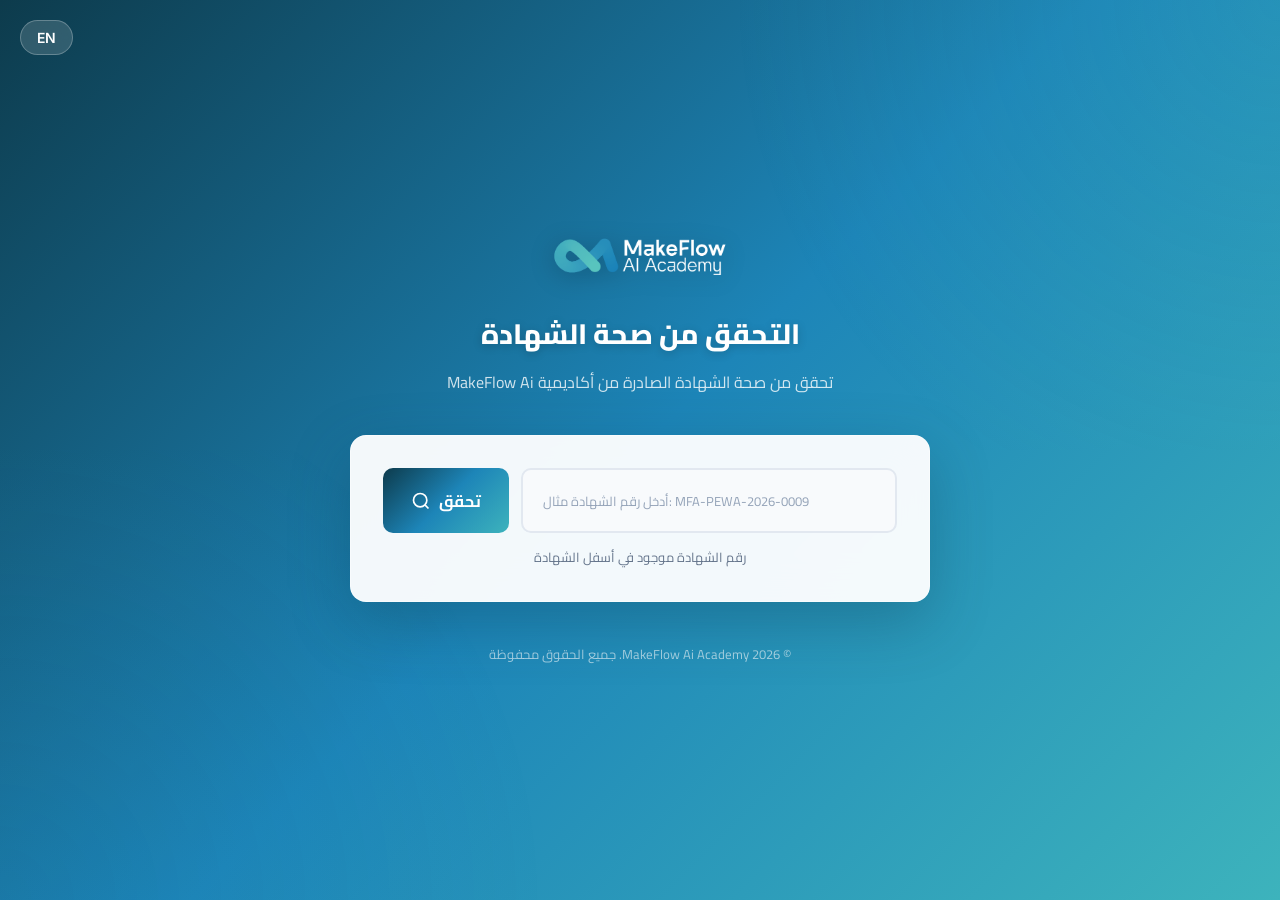
<file: verify/index.html>
<!DOCTYPE html>
<html lang="ar" dir="rtl">
<head>
    <meta charset="UTF-8">
    <meta name="viewport" content="width=device-width, initial-scale=1.0">
    <title>التحقق من الشهادة | MakeFlow Ai Academy</title>
    <link rel="icon" href="../images/logo_trans.png" type="image/png">
    <link href="https://fonts.googleapis.com/css2?family=Cairo:wght@400;600;700;800&family=Inter:wght@400;500;600;700&display=swap" rel="stylesheet">
    <link rel="stylesheet" href="style.css">
</head>
<body>
    <!-- Language Toggle -->
    <button class="lang-toggle" onclick="toggleLanguage()" id="langBtn">EN</button>

    <div class="container">
        <!-- Header -->
        <header class="header">
            <img src="../images/logo_trans.png" alt="MakeFlow Ai Academy" class="logo">
            <h1 class="title" data-ar="التحقق من صحة الشهادة" data-en="Certificate Verification">التحقق من صحة الشهادة</h1>
            <p class="subtitle" data-ar="تحقق من صحة الشهادة الصادرة من أكاديمية MakeFlow Ai" data-en="Verify certificates issued by MakeFlow Ai Academy">تحقق من صحة الشهادة الصادرة من أكاديمية MakeFlow Ai</p>
        </header>

        <!-- Search Section -->
        <div class="search-section">
            <div class="search-box">
                <input 
                    type="text" 
                    id="certCode" 
                    class="search-input" 
                    placeholder="أدخل رقم الشهادة مثال: MFA-PEWA-2026-0009"
                    data-placeholder-ar="أدخل رقم الشهادة مثال: MFA-PEWA-2026-0009"
                    data-placeholder-en="Enter certificate code e.g: MFA-PEWA-2026-0009"
                    autocomplete="off"
                    spellcheck="false"
                >
                <button class="search-btn" onclick="verifyCertificate()" id="searchBtn">
                    <span data-ar="تحقق" data-en="Verify">تحقق</span>
                    <svg width="20" height="20" viewBox="0 0 24 24" fill="none" stroke="currentColor" stroke-width="2">
                        <circle cx="11" cy="11" r="8"></circle>
                        <path d="m21 21-4.3-4.3"></path>
                    </svg>
                </button>
            </div>
            <p class="search-hint" data-ar="رقم الشهادة موجود في أسفل الشهادة" data-en="The certificate number is located at the bottom of the certificate">رقم الشهادة موجود في أسفل الشهادة</p>
        </div>

        <!-- Loading -->
        <div class="loading hidden" id="loading">
            <div class="spinner"></div>
            <p data-ar="جاري التحقق..." data-en="Verifying...">جاري التحقق...</p>
        </div>

        <!-- Result Section -->
        <div class="result hidden" id="result"></div>

        <!-- Footer -->
        <footer class="footer">
            <p data-ar="© 2026 MakeFlow Ai Academy. جميع الحقوق محفوظة" data-en="© 2026 MakeFlow Ai Academy. All rights reserved">© 2026 MakeFlow Ai Academy. جميع الحقوق محفوظة</p>
        </footer>
    </div>

    <script src="certificates-data.js"></script>
    <script src="script.js"></script>
</body>
</html>
</file>
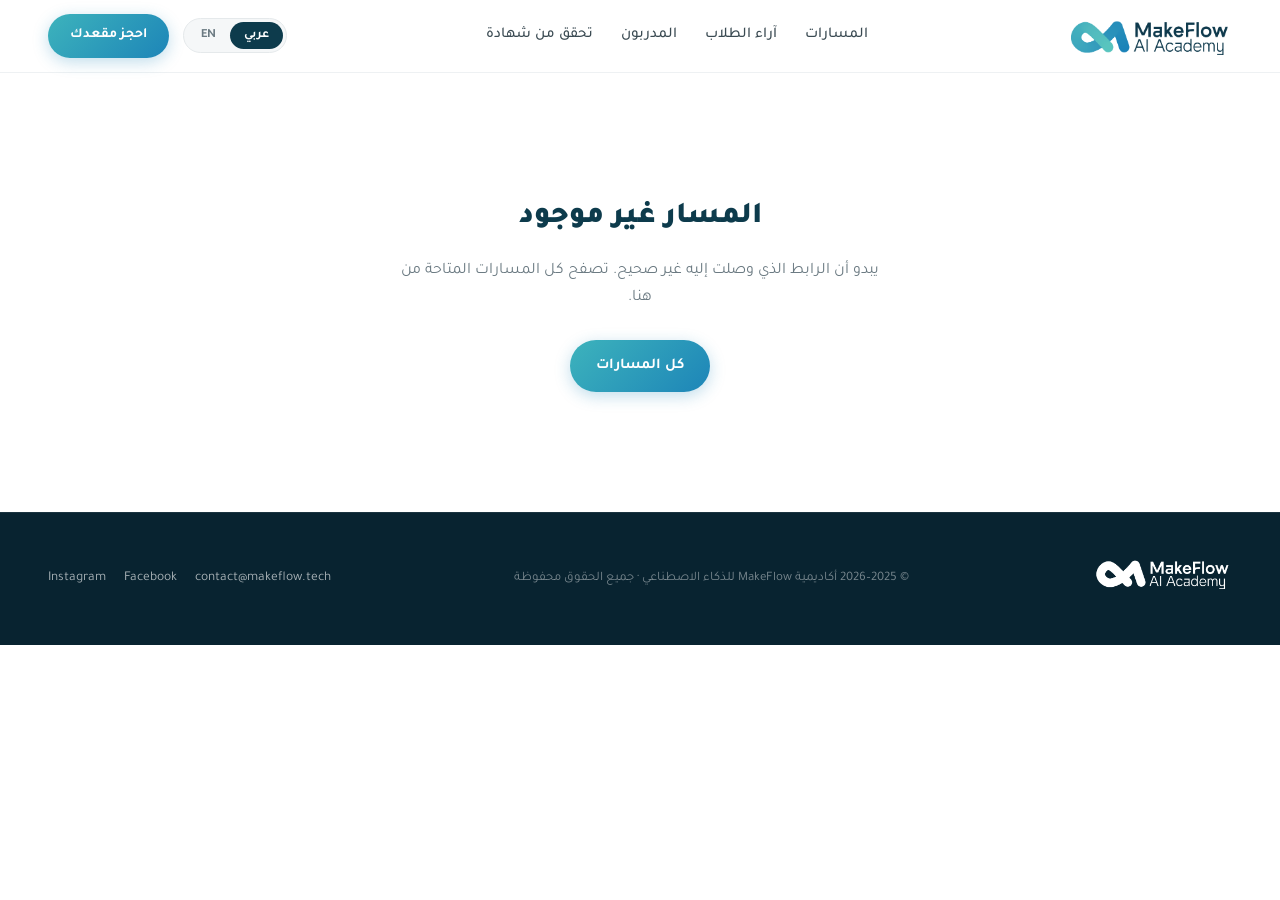
<file: track.html>
<!DOCTYPE html>
<html lang="ar" dir="rtl">
<head>
<meta charset="UTF-8">
<meta name="viewport" content="width=device-width, initial-scale=1.0">
<title>تفاصيل المسار — أكاديمية MakeFlow للذكاء الاصطناعي</title>
<link rel="icon" href="images/trans.png" type="image/png">
<meta name="description" content="تفاصيل المسار التدريبي في أكاديمية MakeFlow — الأكاديمية العربية الأولى المتخصصة بالذكاء الاصطناعي.">
<link rel="preconnect" href="https://fonts.googleapis.com">
<link rel="preconnect" href="https://fonts.gstatic.com" crossorigin>
<link href="https://fonts.googleapis.com/css2?family=Tajawal:wght@300;400;500;700;800;900&family=Manrope:wght@300;400;500;600;700;800&family=JetBrains+Mono:wght@400;500&display=swap" rel="stylesheet">
<style>
  :root {
    --navy: #0D3B4C;
    --navy-deep: #082330;
    --navy-soft: #164658;
    --blue: #1D85B8;
    --blue-deep: #16688E;
    --teal: #3DB3BC;
    --teal-soft: #7FCDD3;
    --white: #FFFFFF;
    --paper: #FAFBFC;
    --paper-warm: #F5F7F8;
    --border: #E5E9EB;
    --border-soft: #EEF1F3;
    --gray-700: #3A4A52;
    --gray-500: #6B7A82;
    --green: #25D366;
    --grad-brand: linear-gradient(135deg, #3DB3BC 0%, #1D85B8 100%);
    --grad-brand-soft: linear-gradient(135deg, rgba(61,179,188,0.08) 0%, rgba(29,133,184,0.08) 100%);
    --shadow-card: 0 1px 2px rgba(13,59,76,0.04), 0 8px 24px rgba(13,59,76,0.06);
    --shadow-card-hover: 0 4px 8px rgba(13,59,76,0.06), 0 24px 48px rgba(13,59,76,0.12);
    --radius: 20px;
  }

  * { margin: 0; padding: 0; box-sizing: border-box; }

  html { scroll-behavior: smooth; -webkit-font-smoothing: antialiased; }

  body {
    font-family: 'Tajawal', 'Manrope', sans-serif;
    background: var(--white);
    color: var(--navy);
    line-height: 1.7;
    overflow-x: hidden;
  }

  body[data-lang="en"] { direction: ltr; font-family: 'Manrope', 'Tajawal', sans-serif; }

  ::selection { background: rgba(61,179,188,0.25); }

  /* ============ NAV ============ */
  .nav {
    position: sticky;
    top: 0;
    z-index: 100;
    background: rgba(255,255,255,0.82);
    backdrop-filter: blur(20px) saturate(180%);
    -webkit-backdrop-filter: blur(20px) saturate(180%);
    border-bottom: 1px solid var(--border-soft);
  }

  .nav-inner {
    max-width: 1240px;
    margin: 0 auto;
    padding: 14px 28px;
    display: flex;
    align-items: center;
    justify-content: space-between;
    gap: 24px;
  }

  .nav-brand { display: flex; align-items: center; text-decoration: none; }
  .nav-brand img { height: 38px; width: auto; object-fit: contain; }

  .nav-links {
    display: flex;
    align-items: center;
    gap: 28px;
    list-style: none;
  }

  .nav-links a {
    color: var(--gray-700);
    text-decoration: none;
    font-size: 15px;
    font-weight: 500;
    transition: color 0.2s;
  }

  .nav-links a:hover { color: var(--blue); }

  .nav-actions { display: flex; align-items: center; gap: 14px; }

  .lang-toggle {
    display: flex;
    background: var(--paper-warm);
    border: 1px solid var(--border);
    border-radius: 100px;
    padding: 3px;
  }

  .lang-toggle button {
    border: none;
    background: transparent;
    padding: 6px 14px;
    border-radius: 100px;
    font-size: 12.5px;
    font-weight: 700;
    cursor: pointer;
    color: var(--gray-500);
    font-family: inherit;
    transition: all 0.25s;
  }

  .lang-toggle button.active { background: var(--navy); color: var(--white); }

  .btn {
    display: inline-flex;
    align-items: center;
    justify-content: center;
    gap: 8px;
    padding: 13px 26px;
    border-radius: 100px;
    font-size: 15px;
    font-weight: 700;
    text-decoration: none;
    cursor: pointer;
    border: none;
    font-family: inherit;
    transition: transform 0.2s, box-shadow 0.2s;
    white-space: nowrap;
  }

  .btn-primary {
    background: var(--grad-brand);
    color: var(--white);
    box-shadow: 0 4px 16px rgba(29,133,184,0.28);
  }

  .btn-primary:hover { transform: translateY(-2px); box-shadow: 0 8px 24px rgba(29,133,184,0.36); }

  .btn-whatsapp {
    background: var(--green);
    color: var(--white);
    box-shadow: 0 4px 16px rgba(37,211,102,0.3);
  }

  .btn-whatsapp:hover { transform: translateY(-2px); box-shadow: 0 8px 24px rgba(37,211,102,0.4); }

  .btn-ghost {
    background: transparent;
    color: var(--navy);
    border: 1.5px solid var(--border);
  }

  .btn-ghost:hover { border-color: var(--teal); color: var(--blue); }

  .nav-cta { padding: 10px 22px; font-size: 14px; }

  /* ============ TRACK HERO ============ */
  .track-hero {
    background: var(--navy-deep);
    position: relative;
    overflow: hidden;
    color: var(--white);
  }

  .track-hero::before {
    content: "";
    position: absolute;
    inset: 0;
    background:
      radial-gradient(ellipse 55% 75% at 85% 10%, rgba(61,179,188,0.2) 0%, transparent 60%),
      radial-gradient(ellipse 45% 65% at 5% 95%, rgba(29,133,184,0.18) 0%, transparent 60%);
  }

  .track-hero-inner {
    max-width: 1240px;
    margin: 0 auto;
    padding: 72px 28px 84px;
    position: relative;
    display: grid;
    grid-template-columns: 1.15fr 0.85fr;
    gap: 64px;
    align-items: center;
  }

  .breadcrumb {
    display: inline-flex;
    align-items: center;
    gap: 8px;
    font-size: 13.5px;
    color: rgba(255,255,255,0.55);
    margin-bottom: 24px;
    text-decoration: none;
    transition: color 0.2s;
  }

  .breadcrumb:hover { color: var(--teal-soft); }

  .breadcrumb svg { flex-shrink: 0; }

  .track-badges { display: flex; gap: 10px; flex-wrap: wrap; margin-bottom: 20px; }

  .badge {
    font-size: 12.5px;
    font-weight: 800;
    padding: 6px 15px;
    border-radius: 100px;
    display: inline-flex;
    align-items: center;
    gap: 6px;
  }

  .badge-level-beginner { background: rgba(61,179,188,0.18); color: var(--teal-soft); }
  .badge-level-intermediate { background: rgba(245,158,11,0.18); color: #FCD34D; }
  .badge-level-advanced { background: rgba(255,255,255,0.12); color: var(--white); }

  .badge-meta {
    background: rgba(255,255,255,0.08);
    border: 1px solid rgba(255,255,255,0.14);
    color: rgba(255,255,255,0.85);
  }

  .track-hero h1 {
    font-size: clamp(32px, 4.2vw, 52px);
    font-weight: 900;
    line-height: 1.3;
    margin-bottom: 20px;
    letter-spacing: -0.5px;
  }

  .track-hero-desc {
    font-size: 17.5px;
    color: rgba(255,255,255,0.75);
    line-height: 1.9;
    margin-bottom: 34px;
    max-width: 580px;
  }

  .track-hero-ctas { display: flex; gap: 14px; flex-wrap: wrap; }

  .track-hero-visual {
    display: flex;
    align-items: center;
    justify-content: center;
  }

  .track-icon-big {
    width: 200px; height: 200px;
    border-radius: 40px;
    background: rgba(255,255,255,0.06);
    border: 1px solid rgba(255,255,255,0.14);
    backdrop-filter: blur(10px);
    display: flex;
    align-items: center;
    justify-content: center;
    color: var(--teal-soft);
    position: relative;
    animation: floaty 5s ease-in-out infinite;
  }

  .track-icon-big::before {
    content: "";
    position: absolute;
    inset: -14px;
    border-radius: 50px;
    border: 1.5px dashed rgba(61,179,188,0.35);
  }

  @keyframes floaty {
    0%, 100% { transform: translateY(0) rotate(-2deg); }
    50% { transform: translateY(-12px) rotate(2deg); }
  }

  /* ============ CONTENT ============ */
  .content-wrap {
    max-width: 1240px;
    margin: 0 auto;
    padding: 80px 28px;
    display: grid;
    grid-template-columns: 1fr 360px;
    gap: 48px;
    align-items: start;
  }

  .content-block { margin-bottom: 56px; }

  .content-block:last-child { margin-bottom: 0; }

  .block-title {
    font-size: 26px;
    font-weight: 900;
    color: var(--navy-deep);
    margin-bottom: 24px;
    display: flex;
    align-items: center;
    gap: 12px;
  }

  .block-title::before {
    content: "";
    width: 6px; height: 28px;
    background: var(--grad-brand);
    border-radius: 4px;
    flex-shrink: 0;
  }

  /* Outcomes */
  .outcomes-list { display: flex; flex-direction: column; gap: 14px; }

  .outcome-item {
    display: flex;
    gap: 14px;
    align-items: flex-start;
    background: var(--paper);
    border: 1px solid var(--border-soft);
    border-radius: 14px;
    padding: 18px 20px;
    font-size: 15.5px;
    color: var(--gray-700);
    line-height: 1.8;
    transition: border-color 0.25s, transform 0.25s;
  }

  .outcome-item:hover { border-color: rgba(61,179,188,0.4); transform: translateX(-4px); }
  body[data-lang="en"] .outcome-item:hover { transform: translateX(4px); }

  .outcome-check {
    width: 26px; height: 26px;
    border-radius: 50%;
    background: var(--grad-brand);
    color: var(--white);
    display: flex;
    align-items: center;
    justify-content: center;
    flex-shrink: 0;
    margin-top: 2px;
  }

  /* Curriculum */
  .module {
    display: flex;
    gap: 20px;
    padding: 26px;
    background: var(--white);
    border: 1px solid var(--border-soft);
    border-radius: var(--radius);
    margin-bottom: 16px;
    box-shadow: var(--shadow-card);
    transition: transform 0.25s, box-shadow 0.25s;
  }

  .module:hover { transform: translateY(-3px); box-shadow: var(--shadow-card-hover); }

  .module-num {
    width: 48px; height: 48px;
    border-radius: 14px;
    background: var(--grad-brand-soft);
    border: 1px solid rgba(61,179,188,0.25);
    color: var(--blue-deep);
    font-size: 18px;
    font-weight: 900;
    display: flex;
    align-items: center;
    justify-content: center;
    flex-shrink: 0;
    font-family: 'JetBrains Mono', monospace;
  }

  .module-title { font-size: 17.5px; font-weight: 800; color: var(--navy-deep); margin-bottom: 6px; }
  .module-desc { font-size: 14.5px; color: var(--gray-500); line-height: 1.8; }

  /* Audience */
  .audience-box {
    background: var(--grad-brand-soft);
    border: 1px solid rgba(61,179,188,0.25);
    border-radius: var(--radius);
    padding: 28px;
    font-size: 16px;
    color: var(--navy-soft);
    line-height: 1.9;
  }

  /* Tools */
  .tools-list { display: flex; flex-wrap: wrap; gap: 10px; }

  .tool-tag {
    font-size: 14px;
    font-weight: 700;
    padding: 9px 20px;
    border-radius: 100px;
    background: var(--white);
    border: 1.5px solid var(--border);
    color: var(--navy-soft);
    transition: border-color 0.25s, color 0.25s, transform 0.25s;
  }

  .tool-tag:hover { border-color: var(--teal); color: var(--blue); transform: translateY(-2px); }

  /* ============ SIDEBAR ============ */
  .sidebar {
    position: sticky;
    top: 100px;
    display: flex;
    flex-direction: column;
    gap: 20px;
  }

  .enroll-card {
    background: var(--white);
    border: 1px solid var(--border);
    border-radius: var(--radius);
    padding: 30px;
    box-shadow: var(--shadow-card-hover);
  }

  .enroll-price-label {
    font-size: 13px;
    font-weight: 700;
    color: var(--gray-500);
    margin-bottom: 8px;
  }

  .enroll-price {
    font-size: 38px;
    font-weight: 900;
    color: var(--navy-deep);
    line-height: 1;
    margin-bottom: 4px;
  }

  .enroll-price small { font-size: 15px; font-weight: 700; color: var(--gray-500); }

  .enroll-note {
    font-size: 13px;
    color: var(--gray-500);
    margin-bottom: 22px;
    padding-bottom: 20px;
    border-bottom: 1px dashed var(--border);
  }

  .enroll-includes { display: flex; flex-direction: column; gap: 12px; margin-bottom: 24px; }

  .enroll-include {
    display: flex;
    align-items: center;
    gap: 10px;
    font-size: 14px;
    color: var(--gray-700);
    font-weight: 600;
  }

  .enroll-include svg { color: var(--teal); flex-shrink: 0; }

  .enroll-card .btn { width: 100%; margin-bottom: 10px; }


  /* ============ OTHER TRACKS ============ */
  .other-tracks { background: var(--paper); }

  .other-tracks-inner {
    max-width: 1240px;
    margin: 0 auto;
    padding: 72px 28px;
  }

  .other-title {
    font-size: 24px;
    font-weight: 900;
    color: var(--navy-deep);
    margin-bottom: 30px;
  }

  .other-grid {
    display: grid;
    grid-template-columns: repeat(3, 1fr);
    gap: 18px;
  }

  .other-card {
    background: var(--white);
    border: 1px solid var(--border-soft);
    border-radius: 16px;
    padding: 22px;
    text-decoration: none;
    color: inherit;
    display: flex;
    align-items: center;
    gap: 16px;
    transition: transform 0.25s, box-shadow 0.25s, border-color 0.25s;
  }

  .other-card:hover {
    transform: translateY(-4px);
    box-shadow: var(--shadow-card-hover);
    border-color: rgba(61,179,188,0.4);
  }

  .other-icon {
    width: 46px; height: 46px;
    border-radius: 12px;
    background: var(--grad-brand-soft);
    color: var(--blue);
    display: flex;
    align-items: center;
    justify-content: center;
    flex-shrink: 0;
  }

  .other-name { font-size: 15.5px; font-weight: 800; color: var(--navy-deep); line-height: 1.4; }
  .other-meta { font-size: 12.5px; color: var(--gray-500); margin-top: 3px; }

  /* ============ FOOTER ============ */
  footer { background: var(--navy-deep); border-top: 1px solid rgba(255,255,255,0.08); }

  .footer-inner {
    max-width: 1240px;
    margin: 0 auto;
    padding: 44px 28px;
    display: flex;
    justify-content: space-between;
    align-items: center;
    gap: 20px;
    flex-wrap: wrap;
  }

  .footer-inner img { height: 32px; width: auto; filter: brightness(0) invert(1); }

  .footer-copy { font-size: 13px; color: rgba(255,255,255,0.45); }

  .footer-contact { display: flex; gap: 18px; align-items: center; }

  .footer-contact a {
    color: rgba(255,255,255,0.65);
    text-decoration: none;
    font-size: 13.5px;
    transition: color 0.2s;
  }

  .footer-contact a:hover { color: var(--teal-soft); }

  /* ============ NOT FOUND ============ */
  .not-found {
    max-width: 560px;
    margin: 0 auto;
    padding: 120px 28px;
    text-align: center;
  }

  .not-found h1 { font-size: 30px; font-weight: 900; margin-bottom: 14px; }
  .not-found p { color: var(--gray-500); margin-bottom: 28px; }

  /* ============ RESPONSIVE ============ */
  @media (max-width: 1024px) {
    .track-hero-inner { grid-template-columns: 1fr; gap: 40px; }
    .track-hero-visual { display: none; }
    .content-wrap { grid-template-columns: 1fr; }
    .sidebar { position: static; }
    .other-grid { grid-template-columns: 1fr 1fr; }
  }

  @media (max-width: 720px) {
    .nav-links { display: none; }
    .nav-cta { display: none; }
    .track-hero-inner { padding: 52px 22px 60px; }
    .content-wrap { padding: 56px 22px; }
    .other-grid { grid-template-columns: 1fr; }
    .footer-inner { justify-content: center; text-align: center; }
  }
</style>
</head>
<body data-lang="ar">

<nav class="nav">
  <div class="nav-inner">
    <a href="index.html" class="nav-brand">
      <img src="images/academy_logo_dark.png" alt="MakeFlow AI Academy">
    </a>
    <ul class="nav-links">
      <li><a href="index.html#tracks" data-i18n="navTracks">المسارات</a></li>
      <li><a href="index.html#testimonials" data-i18n="navTestimonials">آراء الطلاب</a></li>
      <li><a href="index.html#instructors" data-i18n="navInstructors">المدربون</a></li>
      <li><a href="verify/" data-i18n="navVerify">تحقق من شهادة</a></li>
    </ul>
    <div class="nav-actions">
      <div class="lang-toggle">
        <button class="active" data-lang-btn="ar" onclick="setLang('ar')">عربي</button>
        <button data-lang-btn="en" onclick="setLang('en')">EN</button>
      </div>
      <a class="btn btn-primary nav-cta" id="navCta" href="#" target="_blank" rel="noopener">
        <span data-i18n="navCta">احجز مقعدك</span>
      </a>
    </div>
  </div>
</nav>

<main id="app"></main>

<footer>
  <div class="footer-inner">
    <a href="index.html"><img src="images/academy_logo_dark.png" alt="MakeFlow AI Academy"></a>
    <div class="footer-copy" data-i18n="footerCopy">© 2025–2026 أكاديمية MakeFlow للذكاء الاصطناعي · جميع الحقوق محفوظة</div>
    <div class="footer-contact">
      <a href="mailto:contact@makeflow.tech">contact@makeflow.tech</a>
      <a href="https://www.facebook.com/aiacademymakeflow" target="_blank" rel="noopener">Facebook</a>
      <a href="https://www.instagram.com/aiacademymakeflow" target="_blank" rel="noopener">Instagram</a>
    </div>
  </div>
</footer>

<script src="tracks-data.js"></script>
<script>
  const ICONS = {
    terminal: '<svg width="72" height="72" viewBox="0 0 24 24" fill="none" stroke="currentColor" stroke-width="1.6" stroke-linecap="round" stroke-linejoin="round"><polyline points="4 17 10 11 4 5"/><line x1="12" y1="19" x2="20" y2="19"/></svg>',
    workflow: '<svg width="72" height="72" viewBox="0 0 24 24" fill="none" stroke="currentColor" stroke-width="1.6" stroke-linecap="round" stroke-linejoin="round"><rect x="3" y="3" width="7" height="7" rx="1.5"/><rect x="14" y="14" width="7" height="7" rx="1.5"/><path d="M10 6.5h6a2 2 0 0 1 2 2V14"/><path d="M14 17.5H8a2 2 0 0 1-2-2V10"/></svg>',
    palette: '<svg width="72" height="72" viewBox="0 0 24 24" fill="none" stroke="currentColor" stroke-width="1.6" stroke-linecap="round" stroke-linejoin="round"><circle cx="12" cy="12" r="9"/><circle cx="8.5" cy="9.5" r="1.2" fill="currentColor" stroke="none"/><circle cx="15.5" cy="9.5" r="1.2" fill="currentColor" stroke="none"/><circle cx="8" cy="14.5" r="1.2" fill="currentColor" stroke="none"/><path d="M12 21a9 9 0 0 0 9-9c0-1.5-1-2.5-2.5-2.5h-2a2 2 0 0 1-2-2c0-1.5-1-2-2.5-2"/></svg>',
    clapperboard: '<svg width="72" height="72" viewBox="0 0 24 24" fill="none" stroke="currentColor" stroke-width="1.6" stroke-linecap="round" stroke-linejoin="round"><path d="M20.2 6 3 11l-.9-2.4c-.3-1.1.3-2.2 1.3-2.5l13.5-4c1.1-.3 2.2.3 2.5 1.3l.8 2.6z"/><path d="m6.2 5.3 3.1 3.9"/><path d="m12.4 3.4 3.1 4"/><path d="M3 11h18v8a2 2 0 0 1-2 2H5a2 2 0 0 1-2-2v-8z"/></svg>',
    code: '<svg width="72" height="72" viewBox="0 0 24 24" fill="none" stroke="currentColor" stroke-width="1.6" stroke-linecap="round" stroke-linejoin="round"><polyline points="16 18 22 12 16 6"/><polyline points="8 6 2 12 8 18"/></svg>',
    graduation: '<svg width="72" height="72" viewBox="0 0 24 24" fill="none" stroke="currentColor" stroke-width="1.6" stroke-linecap="round" stroke-linejoin="round"><path d="M22 10 12 5 2 10l10 5 10-5z"/><path d="M6 12v5c0 1.7 2.7 3 6 3s6-1.3 6-3v-5"/><path d="M22 10v6"/></svg>'
  };

  const ICONS_SM = {
    terminal: '<svg width="22" height="22" viewBox="0 0 24 24" fill="none" stroke="currentColor" stroke-width="2" stroke-linecap="round" stroke-linejoin="round"><polyline points="4 17 10 11 4 5"/><line x1="12" y1="19" x2="20" y2="19"/></svg>',
    workflow: '<svg width="22" height="22" viewBox="0 0 24 24" fill="none" stroke="currentColor" stroke-width="2" stroke-linecap="round" stroke-linejoin="round"><rect x="3" y="3" width="7" height="7" rx="1.5"/><rect x="14" y="14" width="7" height="7" rx="1.5"/><path d="M10 6.5h6a2 2 0 0 1 2 2V14"/><path d="M14 17.5H8a2 2 0 0 1-2-2V10"/></svg>',
    palette: '<svg width="22" height="22" viewBox="0 0 24 24" fill="none" stroke="currentColor" stroke-width="2" stroke-linecap="round" stroke-linejoin="round"><circle cx="12" cy="12" r="9"/><circle cx="8.5" cy="9.5" r="1.2" fill="currentColor" stroke="none"/><circle cx="15.5" cy="9.5" r="1.2" fill="currentColor" stroke="none"/><circle cx="8" cy="14.5" r="1.2" fill="currentColor" stroke="none"/><path d="M12 21a9 9 0 0 0 9-9c0-1.5-1-2.5-2.5-2.5h-2a2 2 0 0 1-2-2c0-1.5-1-2-2.5-2"/></svg>',
    clapperboard: '<svg width="22" height="22" viewBox="0 0 24 24" fill="none" stroke="currentColor" stroke-width="2" stroke-linecap="round" stroke-linejoin="round"><path d="M20.2 6 3 11l-.9-2.4c-.3-1.1.3-2.2 1.3-2.5l13.5-4c1.1-.3 2.2.3 2.5 1.3l.8 2.6z"/><path d="m6.2 5.3 3.1 3.9"/><path d="m12.4 3.4 3.1 4"/><path d="M3 11h18v8a2 2 0 0 1-2 2H5a2 2 0 0 1-2-2v-8z"/></svg>',
    code: '<svg width="22" height="22" viewBox="0 0 24 24" fill="none" stroke="currentColor" stroke-width="2" stroke-linecap="round" stroke-linejoin="round"><polyline points="16 18 22 12 16 6"/><polyline points="8 6 2 12 8 18"/></svg>',
    graduation: '<svg width="22" height="22" viewBox="0 0 24 24" fill="none" stroke="currentColor" stroke-width="2" stroke-linecap="round" stroke-linejoin="round"><path d="M22 10 12 5 2 10l10 5 10-5z"/><path d="M6 12v5c0 1.7 2.7 3 6 3s6-1.3 6-3v-5"/><path d="M22 10v6"/></svg>'
  };

  const T = {
    ar: {
      navTracks: "المسارات", navTestimonials: "آراء الطلاب", navInstructors: "المدربون", navVerify: "تحقق من شهادة",
      navCta: "احجز مقعدك",
      footerCopy: "© 2025–2026 أكاديمية MakeFlow للذكاء الاصطناعي · جميع الحقوق محفوظة",
      backToTracks: "كل المسارات",
      levels: { beginner: "مبتدئ", intermediate: "متوسط", advanced: "متقدم" },
      hours: "ساعة تدريبية", weeks: "أسابيع",
      outcomesTitle: "ماذا ستخرج به من هذا المسار؟",
      curriculumTitle: "المنهج التدريبي",
      audienceTitle: "لمن هذا المسار؟",
      toolsTitle: "الأدوات التي ستتقنها",
      priceLabel: "الاستثمار",
      priceValue: "تواصل لمعرفة السعر",
      priceNote: "أسعار خاصة للحجز المبكر + إمكانية التقسيط على دفعات بدون فوائد.",
      includes: [
        "محاضرات مباشرة + تسجيلات دائمة",
        "مشروع تخرج عملي حقيقي",
        "شهادة موثقة قابلة للتحقق",
        "مجتمع خاص للطلاب والخرّيجين",
        "متابعة وإجابة على أسئلتك"
      ],
      enrollNow: "سجّل الآن عبر واتساب",
      askFirst: "عندك سؤال؟ اسألنا أولاً",
      otherTracksTitle: "مسارات أخرى قد تعجبك",
      notFoundTitle: "المسار غير موجود",
      notFoundDesc: "يبدو أن الرابط الذي وصلت إليه غير صحيح. تصفح كل المسارات المتاحة من هنا.",
      waEnroll: name => `مرحباً، أريد التسجيل في مسار: ${name}`,
      waAsk: name => `مرحباً، عندي استفسار عن مسار: ${name}`
    },
    en: {
      navTracks: "Tracks", navTestimonials: "Testimonials", navInstructors: "Instructors", navVerify: "Verify Certificate",
      navCta: "Book Your Seat",
      footerCopy: "© 2025–2026 MakeFlow AI Academy · All rights reserved",
      backToTracks: "All tracks",
      levels: { beginner: "Beginner", intermediate: "Intermediate", advanced: "Advanced" },
      hours: "training hours", weeks: "weeks",
      outcomesTitle: "What you'll walk away with",
      curriculumTitle: "Curriculum",
      audienceTitle: "Who is this track for?",
      toolsTitle: "Tools you'll master",
      priceLabel: "Investment",
      priceValue: "Contact for pricing",
      priceNote: "Early-bird pricing available + interest-free installment plans.",
      includes: [
        "Live sessions + lifetime recordings",
        "Real hands-on graduation project",
        "Verifiable certificate",
        "Private student & alumni community",
        "Ongoing support and Q&A"
      ],
      enrollNow: "Enroll via WhatsApp",
      askFirst: "Have a question? Ask us first",
      otherTracksTitle: "Other tracks you might like",
      notFoundTitle: "Track not found",
      notFoundDesc: "The link you followed seems incorrect. Browse all available tracks here.",
      waEnroll: name => `Hello, I want to enroll in the track: ${name}`,
      waAsk: name => `Hello, I have a question about the track: ${name}`
    }
  };

  let lang = "ar";
  const params = new URLSearchParams(window.location.search);
  const track = window.TRACKS.find(t => t.id === params.get("track"));

  function waLink(message) {
    return `https://wa.me/${window.ACADEMY.whatsapp}?text=${encodeURIComponent(message)}`;
  }

  function render() {
    const t = T[lang];
    document.documentElement.dir = lang === "ar" ? "rtl" : "ltr";
    document.documentElement.lang = lang;
    document.body.dataset.lang = lang;
    document.querySelectorAll(".lang-toggle button").forEach(btn => {
      btn.classList.toggle("active", btn.dataset.langBtn === lang);
    });

    document.querySelectorAll("[data-i18n]").forEach(el => {
      const key = el.dataset.i18n;
      if (t[key]) el.textContent = t[key];
    });

    const app = document.getElementById("app");

    if (!track) {
      document.title = t.notFoundTitle + " — MakeFlow AI Academy";
      app.innerHTML = `
        <div class="not-found">
          <h1>${t.notFoundTitle}</h1>
          <p>${t.notFoundDesc}</p>
          <a href="index.html#tracks" class="btn btn-primary">${t.backToTracks}</a>
        </div>`;
      return;
    }

    document.title = `${track.title[lang]} — MakeFlow AI Academy`;
    document.getElementById("navCta").href = waLink(t.waEnroll(track.title[lang]));

    const others = window.TRACKS.filter(o => o.id !== track.id).slice(0, 3);

    app.innerHTML = `
      <section class="track-hero">
        <div class="track-hero-inner">
          <div>
            <a href="index.html#tracks" class="breadcrumb">
              <svg width="15" height="15" viewBox="0 0 24 24" fill="none" stroke="currentColor" stroke-width="2" stroke-linecap="round" stroke-linejoin="round" style="transform: scaleX(${lang === "ar" ? 1 : -1});"><line x1="19" y1="12" x2="5" y2="12"/><polyline points="12 19 5 12 12 5"/></svg>
              ${t.backToTracks}
            </a>
            <div class="track-badges">
              <span class="badge badge-level-${track.level}">${t.levels[track.level]}</span>
              <span class="badge badge-meta">
                <svg width="13" height="13" viewBox="0 0 24 24" fill="none" stroke="currentColor" stroke-width="2" stroke-linecap="round" stroke-linejoin="round"><circle cx="12" cy="12" r="9"/><polyline points="12 7 12 12 15 14"/></svg>
                ${track.hours} ${t.hours}
              </span>
              <span class="badge badge-meta">
                <svg width="13" height="13" viewBox="0 0 24 24" fill="none" stroke="currentColor" stroke-width="2" stroke-linecap="round" stroke-linejoin="round"><rect x="3" y="4" width="18" height="18" rx="2"/><line x1="16" y1="2" x2="16" y2="6"/><line x1="8" y1="2" x2="8" y2="6"/><line x1="3" y1="10" x2="21" y2="10"/></svg>
                ${track.weeks} ${t.weeks}
              </span>
            </div>
            <h1>${track.title[lang]}</h1>
            <p class="track-hero-desc">${track.desc[lang]}</p>
            <div class="track-hero-ctas">
              <a href="${waLink(t.waEnroll(track.title[lang]))}" target="_blank" rel="noopener" class="btn btn-whatsapp">
                <svg width="17" height="17" viewBox="0 0 24 24" fill="currentColor"><path d="M17.472 14.382c-.297-.149-1.758-.867-2.03-.967-.273-.099-.471-.148-.67.15-.197.297-.767.966-.94 1.164-.173.199-.347.223-.644.075-.297-.15-1.255-.463-2.39-1.475-.883-.788-1.48-1.761-1.653-2.059-.173-.297-.018-.458.13-.606.134-.133.298-.347.446-.52.149-.174.198-.298.298-.497.099-.198.05-.371-.025-.52-.075-.149-.669-1.612-.916-2.207-.242-.579-.487-.5-.669-.51-.173-.008-.371-.01-.57-.01-.198 0-.52.074-.792.372-.272.297-1.04 1.016-1.04 2.479 0 1.462 1.065 2.875 1.213 3.074.149.198 2.096 3.2 5.077 4.487.709.306 1.262.489 1.694.625.712.227 1.36.195 1.871.118.571-.085 1.758-.719 2.006-1.413.248-.694.248-1.289.173-1.413-.074-.124-.272-.198-.57-.347m-5.421 7.403h-.004a9.87 9.87 0 01-5.031-1.378l-.361-.214-3.741.982.998-3.648-.235-.374a9.86 9.86 0 01-1.51-5.26c.001-5.45 4.436-9.884 9.888-9.884 2.64 0 5.122 1.03 6.988 2.898a9.825 9.825 0 012.893 6.994c-.003 5.45-4.437 9.884-9.885 9.884m8.413-18.297A11.815 11.815 0 0012.05 0C5.495 0 .16 5.335.157 11.892c0 2.096.547 4.142 1.588 5.945L.057 24l6.305-1.654a11.882 11.882 0 005.683 1.448h.005c6.554 0 11.89-5.335 11.893-11.893a11.821 11.821 0 00-3.48-8.413Z"/></svg>
                ${t.enrollNow}
              </a>
            </div>
          </div>
          <div class="track-hero-visual">
            <div class="track-icon-big">${ICONS[track.icon]}</div>
          </div>
        </div>
      </section>

      <div class="content-wrap">
        <div>
          <div class="content-block">
            <h2 class="block-title">${t.outcomesTitle}</h2>
            <div class="outcomes-list">
              ${track.outcomes[lang].map(o => `
                <div class="outcome-item">
                  <span class="outcome-check">
                    <svg width="13" height="13" viewBox="0 0 24 24" fill="none" stroke="currentColor" stroke-width="3" stroke-linecap="round" stroke-linejoin="round"><polyline points="20 6 9 17 4 12"/></svg>
                  </span>
                  ${o}
                </div>
              `).join("")}
            </div>
          </div>

          <div class="content-block">
            <h2 class="block-title">${t.curriculumTitle}</h2>
            ${track.modules.map((m, i) => `
              <div class="module">
                <div class="module-num">${String(i + 1).padStart(2, "0")}</div>
                <div>
                  <div class="module-title">${m[lang].title}</div>
                  <div class="module-desc">${m[lang].desc}</div>
                </div>
              </div>
            `).join("")}
          </div>

          <div class="content-block">
            <h2 class="block-title">${t.audienceTitle}</h2>
            <div class="audience-box">${track.audience[lang]}</div>
          </div>

          <div class="content-block">
            <h2 class="block-title">${t.toolsTitle}</h2>
            <div class="tools-list">
              ${track.tools.map(tool => `<span class="tool-tag">${tool}</span>`).join("")}
            </div>
          </div>
        </div>

        <aside class="sidebar">
          <div class="enroll-card">
            <div class="enroll-price-label">${t.priceLabel}</div>
            <div class="enroll-price"><small>${t.priceValue}</small></div>
            <div class="enroll-note">${t.priceNote}</div>
            <div class="enroll-includes">
              ${t.includes.map(inc => `
                <div class="enroll-include">
                  <svg width="16" height="16" viewBox="0 0 24 24" fill="none" stroke="currentColor" stroke-width="2.4" stroke-linecap="round" stroke-linejoin="round"><polyline points="20 6 9 17 4 12"/></svg>
                  ${inc}
                </div>
              `).join("")}
            </div>
            <a href="${waLink(t.waEnroll(track.title[lang]))}" target="_blank" rel="noopener" class="btn btn-whatsapp">${t.enrollNow}</a>
            <a href="${waLink(t.waAsk(track.title[lang]))}" target="_blank" rel="noopener" class="btn btn-ghost">${t.askFirst}</a>
          </div>
        </aside>
      </div>

      <section class="other-tracks">
        <div class="other-tracks-inner">
          <h2 class="other-title">${t.otherTracksTitle}</h2>
          <div class="other-grid">
            ${others.map(o => `
              <a href="track.html?track=${o.id}" class="other-card">
                <div class="other-icon">${ICONS_SM[o.icon]}</div>
                <div>
                  <div class="other-name">${o.title[lang]}</div>
                  <div class="other-meta">${t.levels[o.level]} · ${o.hours} ${lang === "ar" ? "ساعة" : "hrs"}</div>
                </div>
              </a>
            `).join("")}
          </div>
        </div>
      </section>
    `;
  }

  function setLang(l) {
    lang = l;
    render();
  }

  render();
</script>

</body>
</html>
</file>
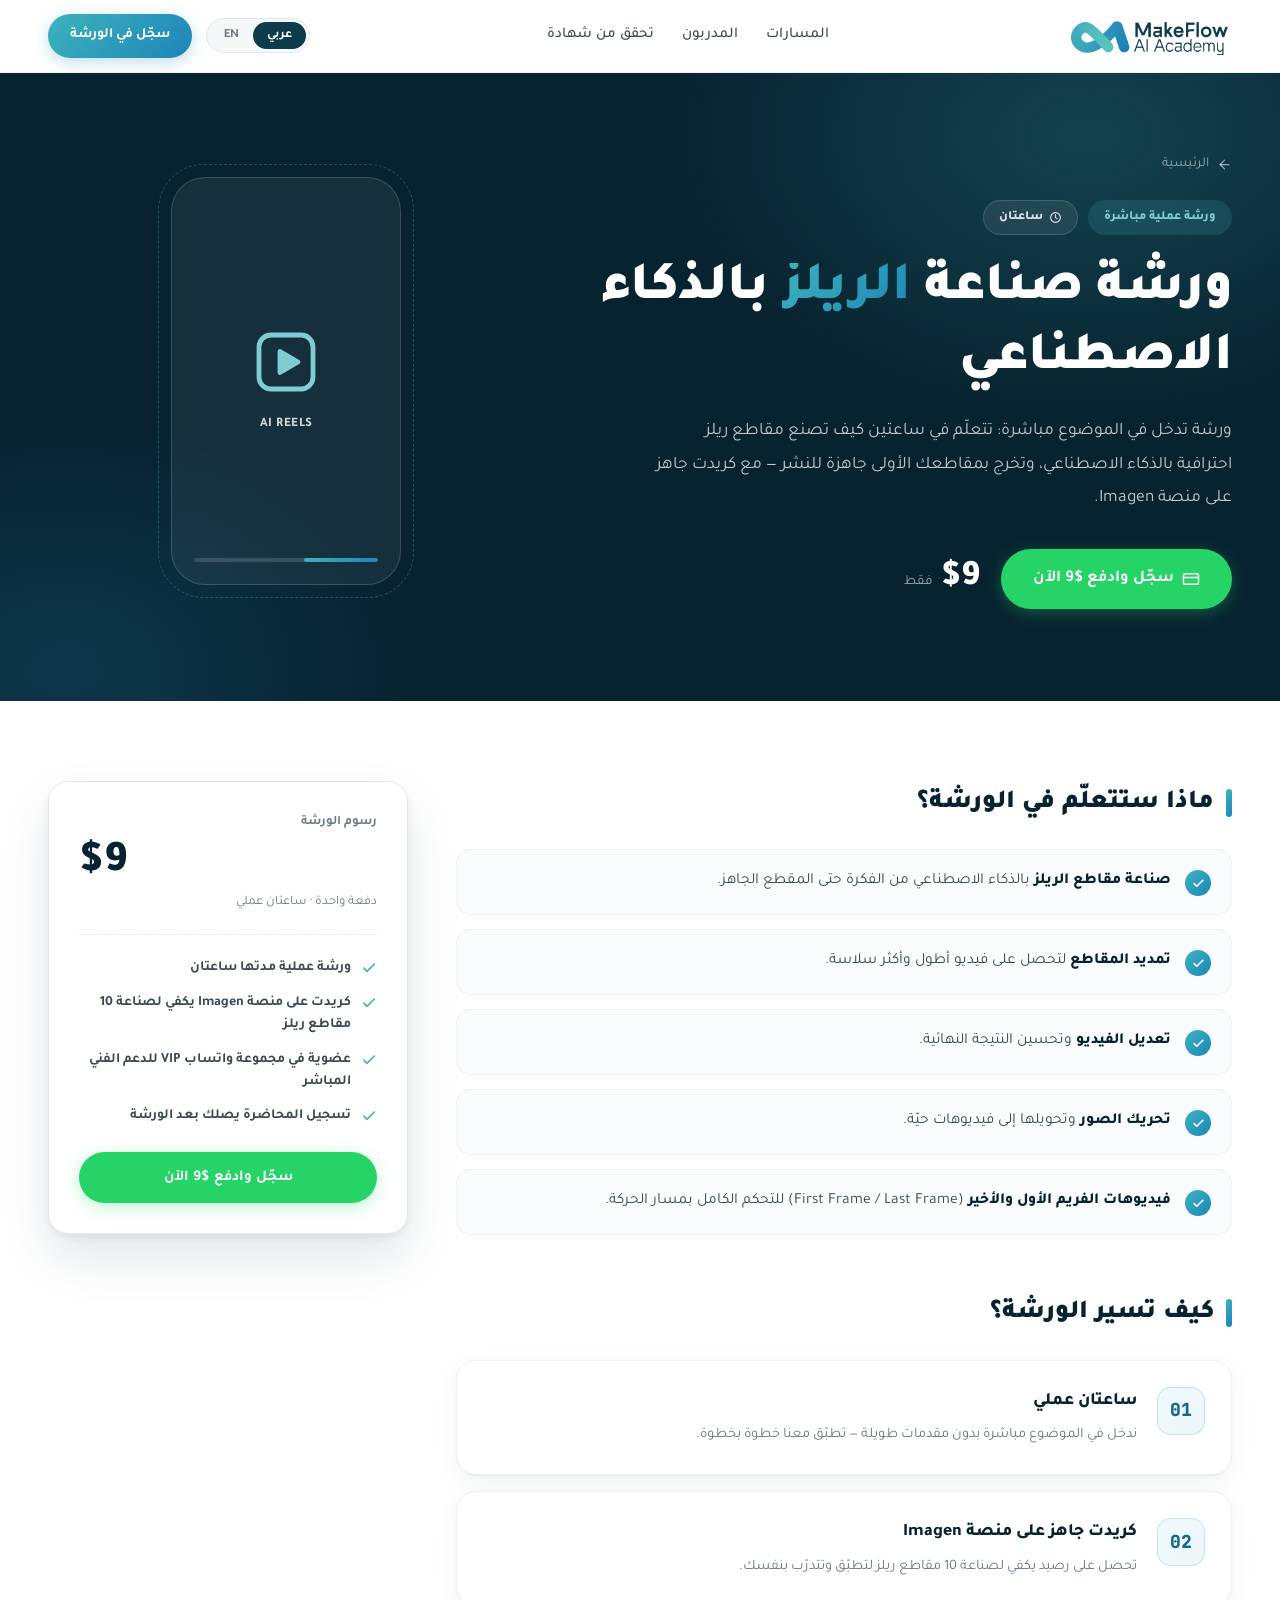
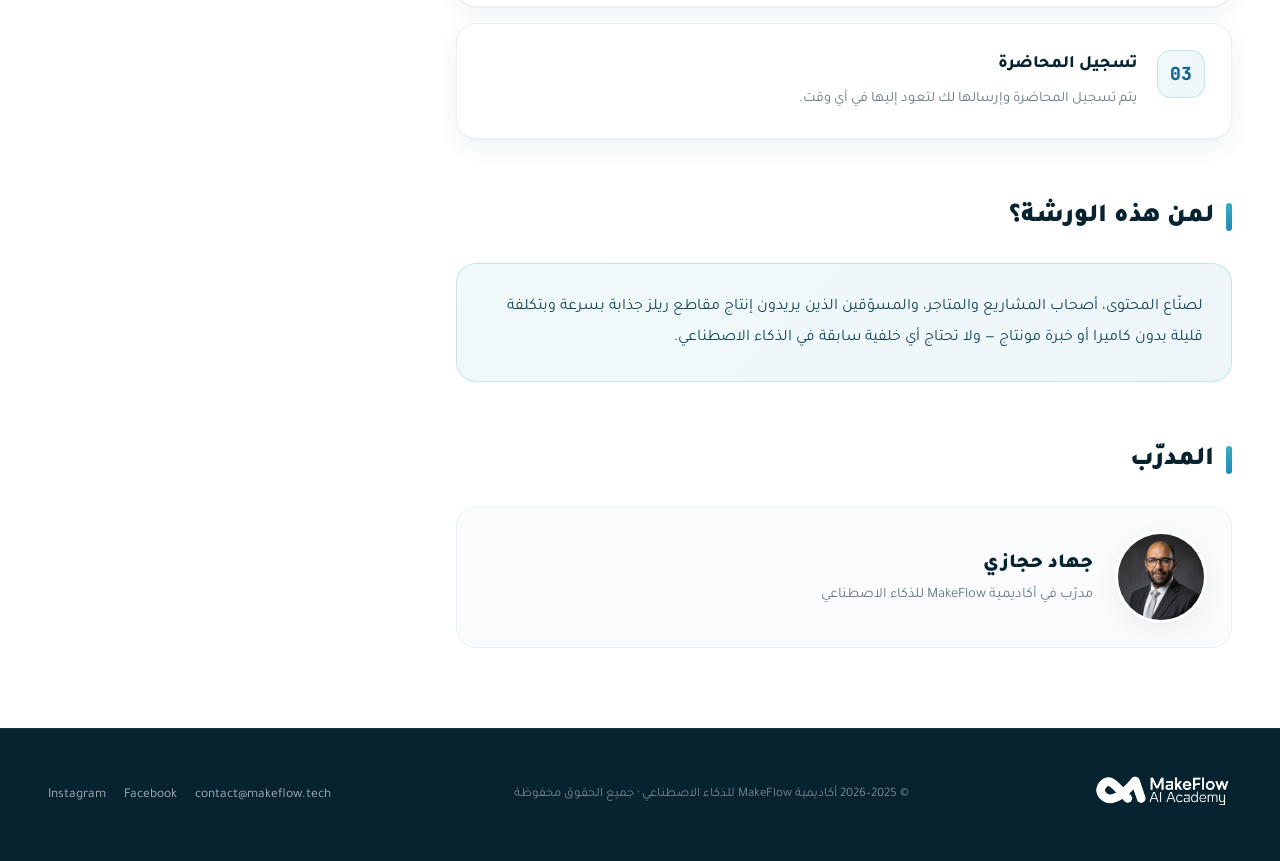
<file: workshop.html>
<!DOCTYPE html>
<html lang="ar" dir="rtl">
<head>
<meta charset="UTF-8">
<meta name="viewport" content="width=device-width, initial-scale=1.0">
<title>ورشة الريلز بالذكاء الاصطناعي — أكاديمية MakeFlow</title>
<link rel="icon" href="images/trans.png" type="image/png">
<meta name="description" content="ورشة عملية لمدة ساعتين: تعلّم صناعة مقاطع الريلز بالذكاء الاصطناعي، تمديد المقاطع، تحريك الصور، وفيديوهات الفريم الأول والأخير — مع كريدت على منصة Imagen وعضوية VIP للدعم. 9 دولار فقط.">
<link rel="preconnect" href="https://fonts.googleapis.com">
<link rel="preconnect" href="https://fonts.gstatic.com" crossorigin>
<link href="https://fonts.googleapis.com/css2?family=Tajawal:wght@300;400;500;700;800;900&family=Manrope:wght@300;400;500;600;700;800&family=JetBrains+Mono:wght@400;500&display=swap" rel="stylesheet">
<style>
  :root {
    --navy: #0D3B4C;
    --navy-deep: #082330;
    --navy-soft: #164658;
    --blue: #1D85B8;
    --blue-deep: #16688E;
    --teal: #3DB3BC;
    --teal-soft: #7FCDD3;
    --white: #FFFFFF;
    --paper: #FAFBFC;
    --paper-warm: #F5F7F8;
    --border: #E5E9EB;
    --border-soft: #EEF1F3;
    --gray-700: #3A4A52;
    --gray-500: #6B7A82;
    --green: #25D366;
    --grad-brand: linear-gradient(135deg, #3DB3BC 0%, #1D85B8 100%);
    --grad-brand-soft: linear-gradient(135deg, rgba(61,179,188,0.08) 0%, rgba(29,133,184,0.08) 100%);
    --shadow-card: 0 1px 2px rgba(13,59,76,0.04), 0 8px 24px rgba(13,59,76,0.06);
    --shadow-card-hover: 0 4px 8px rgba(13,59,76,0.06), 0 24px 48px rgba(13,59,76,0.12);
    --radius: 20px;
  }

  * { margin: 0; padding: 0; box-sizing: border-box; }
  html { scroll-behavior: smooth; -webkit-font-smoothing: antialiased; }

  body {
    font-family: 'Tajawal', 'Manrope', sans-serif;
    background: var(--white);
    color: var(--navy);
    line-height: 1.7;
    overflow-x: hidden;
  }
  body[data-lang="en"] { direction: ltr; font-family: 'Manrope', 'Tajawal', sans-serif; }
  ::selection { background: rgba(61,179,188,0.25); }

  /* language switching */
  body[data-lang="ar"] .lang-en { display: none !important; }
  body[data-lang="en"] .lang-ar { display: none !important; }

  /* ============ NAV ============ */
  .nav {
    position: sticky; top: 0; z-index: 100;
    background: rgba(255,255,255,0.82);
    backdrop-filter: blur(20px) saturate(180%);
    -webkit-backdrop-filter: blur(20px) saturate(180%);
    border-bottom: 1px solid var(--border-soft);
  }
  .nav-inner {
    max-width: 1240px; margin: 0 auto; padding: 14px 28px;
    display: flex; align-items: center; justify-content: space-between; gap: 24px;
  }
  .nav-brand { display: flex; align-items: center; text-decoration: none; }
  .nav-brand img { height: 38px; width: auto; object-fit: contain; }
  .nav-links { display: flex; align-items: center; gap: 28px; list-style: none; }
  .nav-links a { color: var(--gray-700); text-decoration: none; font-size: 15px; font-weight: 500; transition: color 0.2s; }
  .nav-links a:hover { color: var(--blue); }
  .nav-actions { display: flex; align-items: center; gap: 14px; }

  .lang-toggle { display: flex; background: var(--paper-warm); border: 1px solid var(--border); border-radius: 100px; padding: 3px; }
  .lang-toggle button {
    border: none; background: transparent; padding: 6px 14px; border-radius: 100px;
    font-size: 12.5px; font-weight: 700; cursor: pointer; color: var(--gray-500);
    font-family: inherit; transition: all 0.25s;
  }
  .lang-toggle button.active { background: var(--navy); color: var(--white); }

  .btn {
    display: inline-flex; align-items: center; justify-content: center; gap: 8px;
    padding: 13px 26px; border-radius: 100px; font-size: 15px; font-weight: 700;
    text-decoration: none; cursor: pointer; border: none; font-family: inherit;
    transition: transform 0.2s, box-shadow 0.2s; white-space: nowrap;
  }
  .btn-primary { background: var(--grad-brand); color: var(--white); box-shadow: 0 4px 16px rgba(29,133,184,0.28); }
  .btn-primary:hover { transform: translateY(-2px); box-shadow: 0 8px 24px rgba(29,133,184,0.36); }
  .btn-whatsapp { background: var(--green); color: var(--white); box-shadow: 0 4px 16px rgba(37,211,102,0.3); }
  .btn-whatsapp:hover { transform: translateY(-2px); box-shadow: 0 8px 24px rgba(37,211,102,0.4); }
  .btn-lg { padding: 16px 32px; font-size: 16.5px; }
  .nav-cta { padding: 10px 22px; font-size: 14px; }

  /* ============ HERO ============ */
  .hero { background: var(--navy-deep); position: relative; overflow: hidden; color: var(--white); }
  .hero::before {
    content: ""; position: absolute; inset: 0;
    background:
      radial-gradient(ellipse 55% 75% at 85% 10%, rgba(61,179,188,0.22) 0%, transparent 60%),
      radial-gradient(ellipse 45% 65% at 5% 95%, rgba(29,133,184,0.2) 0%, transparent 60%);
  }
  .hero-inner {
    max-width: 1240px; margin: 0 auto; padding: 80px 28px 92px; position: relative;
    display: grid; grid-template-columns: 1.15fr 0.85fr; gap: 64px; align-items: center;
  }
  .breadcrumb {
    display: inline-flex; align-items: center; gap: 8px; font-size: 13.5px;
    color: rgba(255,255,255,0.55); margin-bottom: 24px; text-decoration: none; transition: color 0.2s;
  }
  .breadcrumb:hover { color: var(--teal-soft); }

  .badges { display: flex; gap: 10px; flex-wrap: wrap; margin-bottom: 20px; }
  .badge {
    font-size: 12.5px; font-weight: 800; padding: 6px 15px; border-radius: 100px;
    display: inline-flex; align-items: center; gap: 6px;
    background: rgba(255,255,255,0.08); border: 1px solid rgba(255,255,255,0.14); color: rgba(255,255,255,0.85);
  }
  .badge-live { background: rgba(61,179,188,0.18); border-color: transparent; color: var(--teal-soft); }

  .hero h1 { font-size: clamp(32px, 4.4vw, 54px); font-weight: 900; line-height: 1.3; margin-bottom: 20px; letter-spacing: -0.5px; }
  .hero h1 em { font-style: normal; background: var(--grad-brand); -webkit-background-clip: text; background-clip: text; color: transparent; }
  .hero-desc { font-size: 17.5px; color: rgba(255,255,255,0.75); line-height: 1.9; margin-bottom: 34px; max-width: 580px; }
  .hero-ctas { display: flex; gap: 14px; flex-wrap: wrap; align-items: center; }
  .hero-price { display: flex; align-items: baseline; gap: 8px; margin-inline-start: 6px; }
  .hero-price b { font-size: 36px; font-weight: 900; line-height: 1; }
  .hero-price span { font-size: 14px; color: rgba(255,255,255,0.6); }

  .hero-visual { display: flex; align-items: center; justify-content: center; }
  .reel-frame {
    width: 230px; aspect-ratio: 9 / 16; border-radius: 34px;
    background: rgba(255,255,255,0.06); border: 1px solid rgba(255,255,255,0.16);
    backdrop-filter: blur(10px); position: relative; display: flex; flex-direction: column;
    align-items: center; justify-content: center; gap: 16px; color: var(--teal-soft);
    animation: floaty 5s ease-in-out infinite;
  }
  .reel-frame::before { content: ""; position: absolute; inset: -14px; border-radius: 46px; border: 1.5px dashed rgba(61,179,188,0.35); }
  .reel-frame .reel-label { font-size: 13px; font-weight: 800; color: rgba(255,255,255,0.8); letter-spacing: 0.5px; }
  .reel-frame .reel-bar { position: absolute; bottom: 22px; inset-inline: 22px; height: 4px; border-radius: 4px; background: rgba(255,255,255,0.14); overflow: hidden; }
  .reel-frame .reel-bar::after { content: ""; display: block; height: 100%; width: 40%; background: var(--grad-brand); border-radius: 4px; animation: progress 3.2s ease-in-out infinite; }
  @keyframes progress { 0% { width: 8%; } 100% { width: 100%; } }
  @keyframes floaty {
    0%, 100% { transform: translateY(0) rotate(-2deg); }
    50% { transform: translateY(-12px) rotate(2deg); }
  }

  /* ============ CONTENT ============ */
  .content-wrap {
    max-width: 1240px; margin: 0 auto; padding: 80px 28px;
    display: grid; grid-template-columns: 1fr 360px; gap: 48px; align-items: start;
  }
  .content-block { margin-bottom: 56px; }
  .content-block:last-child { margin-bottom: 0; }
  .block-title { font-size: 26px; font-weight: 900; color: var(--navy-deep); margin-bottom: 24px; display: flex; align-items: center; gap: 12px; }
  .block-title::before { content: ""; width: 6px; height: 28px; background: var(--grad-brand); border-radius: 4px; flex-shrink: 0; }

  .outcomes-list { display: flex; flex-direction: column; gap: 14px; }
  .outcome-item {
    display: flex; gap: 14px; align-items: flex-start; background: var(--paper);
    border: 1px solid var(--border-soft); border-radius: 14px; padding: 18px 20px;
    font-size: 15.5px; color: var(--gray-700); line-height: 1.8;
    transition: border-color 0.25s, transform 0.25s;
  }
  .outcome-item:hover { border-color: rgba(61,179,188,0.4); transform: translateX(-4px); }
  body[data-lang="en"] .outcome-item:hover { transform: translateX(4px); }
  .outcome-item strong { color: var(--navy-deep); font-weight: 800; }
  .outcome-check {
    width: 26px; height: 26px; border-radius: 50%; background: var(--grad-brand); color: var(--white);
    display: flex; align-items: center; justify-content: center; flex-shrink: 0; margin-top: 2px;
  }

  .module {
    display: flex; gap: 20px; padding: 26px; background: var(--white);
    border: 1px solid var(--border-soft); border-radius: var(--radius); margin-bottom: 16px;
    box-shadow: var(--shadow-card); transition: transform 0.25s, box-shadow 0.25s;
  }
  .module:hover { transform: translateY(-3px); box-shadow: var(--shadow-card-hover); }
  .module-num {
    width: 48px; height: 48px; border-radius: 14px; background: var(--grad-brand-soft);
    border: 1px solid rgba(61,179,188,0.25); color: var(--blue-deep); font-size: 18px; font-weight: 900;
    display: flex; align-items: center; justify-content: center; flex-shrink: 0; font-family: 'JetBrains Mono', monospace;
  }
  .module-title { font-size: 17.5px; font-weight: 800; color: var(--navy-deep); margin-bottom: 6px; }
  .module-desc { font-size: 14.5px; color: var(--gray-500); line-height: 1.8; }

  .audience-box {
    background: var(--grad-brand-soft); border: 1px solid rgba(61,179,188,0.25);
    border-radius: var(--radius); padding: 28px; font-size: 16px; color: var(--navy-soft); line-height: 1.9;
  }

  .instructor-card {
    display: flex; gap: 22px; align-items: center; background: var(--paper);
    border: 1px solid var(--border-soft); border-radius: var(--radius); padding: 24px;
  }
  .instructor-card img { width: 92px; height: 92px; border-radius: 50%; object-fit: cover; flex-shrink: 0; border: 3px solid var(--white); box-shadow: var(--shadow-card); }
  .instructor-card h3 { font-size: 20px; font-weight: 900; color: var(--navy-deep); }
  .instructor-card p { font-size: 14.5px; color: var(--gray-500); margin-top: 2px; }

  /* ============ SIDEBAR ============ */
  .sidebar { position: sticky; top: 100px; display: flex; flex-direction: column; gap: 20px; }
  .enroll-card { background: var(--white); border: 1px solid var(--border); border-radius: var(--radius); padding: 30px; box-shadow: var(--shadow-card-hover); }
  .enroll-price-label { font-size: 13px; font-weight: 700; color: var(--gray-500); margin-bottom: 8px; }
  .enroll-price { font-size: 44px; font-weight: 900; color: var(--navy-deep); line-height: 1; margin-bottom: 6px; }
  .enroll-price small { font-size: 15px; font-weight: 700; color: var(--gray-500); }
  .enroll-note { font-size: 13px; color: var(--gray-500); margin-bottom: 22px; padding-bottom: 20px; border-bottom: 1px dashed var(--border); }
  .enroll-includes { display: flex; flex-direction: column; gap: 12px; margin-bottom: 24px; }
  .enroll-include { display: flex; align-items: flex-start; gap: 10px; font-size: 14px; color: var(--gray-700); font-weight: 600; line-height: 1.6; }
  .enroll-include svg { color: var(--teal); flex-shrink: 0; margin-top: 3px; }
  .enroll-card .btn { width: 100%; }

  /* ============ FOOTER ============ */
  footer { background: var(--navy-deep); border-top: 1px solid rgba(255,255,255,0.08); }
  .footer-inner { max-width: 1240px; margin: 0 auto; padding: 44px 28px; display: flex; justify-content: space-between; align-items: center; gap: 20px; flex-wrap: wrap; }
  .footer-inner img { height: 32px; width: auto; filter: brightness(0) invert(1); }
  .footer-copy { font-size: 13px; color: rgba(255,255,255,0.45); }
  .footer-contact { display: flex; gap: 18px; align-items: center; }
  .footer-contact a { color: rgba(255,255,255,0.65); text-decoration: none; font-size: 13.5px; transition: color 0.2s; }
  .footer-contact a:hover { color: var(--teal-soft); }

  /* mobile sticky CTA */
  .mobile-cta { display: none; }

  /* ============ RESPONSIVE ============ */
  @media (max-width: 1024px) {
    .hero-inner { grid-template-columns: 1fr; gap: 40px; }
    .hero-visual { display: none; }
    .content-wrap { grid-template-columns: 1fr; }
    .sidebar { position: static; }
  }
  @media (max-width: 720px) {
    .nav-links, .nav-cta { display: none; }
    .hero-inner { padding: 52px 22px 60px; }
    .content-wrap { padding: 56px 22px 100px; }
    .footer-inner { justify-content: center; text-align: center; }
    .instructor-card { flex-direction: column; text-align: center; }
    .mobile-cta {
      display: flex; position: fixed; bottom: 14px; inset-inline: 16px; z-index: 90;
      justify-content: center; box-shadow: 0 8px 28px rgba(37,211,102,0.45);
    }
  }
</style>
</head>
<body data-lang="ar">

<nav class="nav">
  <div class="nav-inner">
    <a href="index.html" class="nav-brand">
      <img src="images/academy_logo_dark.png" alt="MakeFlow AI Academy">
    </a>
    <ul class="nav-links">
      <li><a href="index.html#tracks"><span class="lang-ar">المسارات</span><span class="lang-en">Tracks</span></a></li>
      <li><a href="index.html#instructors"><span class="lang-ar">المدربون</span><span class="lang-en">Instructors</span></a></li>
      <li><a href="verify/"><span class="lang-ar">تحقق من شهادة</span><span class="lang-en">Verify Certificate</span></a></li>
    </ul>
    <div class="nav-actions">
      <div class="lang-toggle">
        <button class="active" data-lang-btn="ar" onclick="setLang('ar')">عربي</button>
        <button data-lang-btn="en" onclick="setLang('en')">EN</button>
      </div>
      <a class="btn btn-primary nav-cta" href="#" data-pay="enroll" target="_blank" rel="noopener">
        <span class="lang-ar">سجّل في الورشة</span><span class="lang-en">Join the Workshop</span>
      </a>
    </div>
  </div>
</nav>

<main>
  <!-- HERO -->
  <section class="hero">
    <div class="hero-inner">
      <div>
        <a href="index.html" class="breadcrumb">
          <svg class="arrow" width="15" height="15" viewBox="0 0 24 24" fill="none" stroke="currentColor" stroke-width="2" stroke-linecap="round" stroke-linejoin="round"><line x1="19" y1="12" x2="5" y2="12"/><polyline points="12 19 5 12 12 5"/></svg>
          <span class="lang-ar">الرئيسية</span><span class="lang-en">Home</span>
        </a>
        <div class="badges">
          <span class="badge badge-live"><span class="lang-ar">ورشة عملية مباشرة</span><span class="lang-en">Live hands-on workshop</span></span>
          <span class="badge">
            <svg width="13" height="13" viewBox="0 0 24 24" fill="none" stroke="currentColor" stroke-width="2" stroke-linecap="round" stroke-linejoin="round"><circle cx="12" cy="12" r="9"/><polyline points="12 7 12 12 15 14"/></svg>
            <span class="lang-ar">ساعتان</span><span class="lang-en">2 hours</span>
          </span>
        </div>
        <h1>
          <span class="lang-ar">ورشة صناعة <em>الريلز</em> بالذكاء الاصطناعي</span>
          <span class="lang-en">Make <em>Reels</em> with AI — Workshop</span>
        </h1>
        <p class="hero-desc">
          <span class="lang-ar">ورشة تدخل في الموضوع مباشرة: تتعلّم في ساعتين كيف تصنع مقاطع ريلز احترافية بالذكاء الاصطناعي، وتخرج بمقاطعك الأولى جاهزة للنشر — مع كريدت جاهز على منصة Imagen.</span>
          <span class="lang-en">A straight-to-the-point session: in two hours you'll learn to create professional AI reels and walk out with your first clips ready to publish — with credits already loaded on the Imagen platform.</span>
        </p>
        <div class="hero-ctas">
          <a href="#" data-pay="enroll" target="_blank" rel="noopener" class="btn btn-whatsapp btn-lg">
            <svg width="18" height="18" viewBox="0 0 24 24" fill="none" stroke="currentColor" stroke-width="2" stroke-linecap="round" stroke-linejoin="round"><rect x="2" y="5" width="20" height="14" rx="2"/><line x1="2" y1="10" x2="22" y2="10"/></svg>
            <span class="lang-ar">سجّل وادفع $9 الآن</span><span class="lang-en">Register &amp; pay $9 now</span>
          </a>
          <div class="hero-price">
            <b dir="ltr">$9</b>
            <span class="lang-ar">فقط</span><span class="lang-en">only</span>
          </div>
        </div>
      </div>
      <div class="hero-visual">
        <div class="reel-frame" aria-hidden="true">
          <svg width="72" height="72" viewBox="0 0 24 24" fill="none" stroke="currentColor" stroke-width="1.6" stroke-linecap="round" stroke-linejoin="round"><rect x="3" y="3" width="18" height="18" rx="4"/><polygon points="10 8.5 16 12 10 15.5 10 8.5" fill="currentColor"/></svg>
          <span class="reel-label">AI REELS</span>
          <span class="reel-bar"></span>
        </div>
      </div>
    </div>
  </section>

  <div class="content-wrap">
    <div>
      <!-- What you learn -->
      <div class="content-block">
        <h2 class="block-title"><span class="lang-ar">ماذا ستتعلّم في الورشة؟</span><span class="lang-en">What you'll learn</span></h2>
        <div class="outcomes-list" id="learnList"></div>
      </div>

      <!-- Format -->
      <div class="content-block">
        <h2 class="block-title"><span class="lang-ar">كيف تسير الورشة؟</span><span class="lang-en">How the workshop runs</span></h2>
        <div id="formatList"></div>
      </div>

      <!-- Audience -->
      <div class="content-block">
        <h2 class="block-title"><span class="lang-ar">لمن هذه الورشة؟</span><span class="lang-en">Who is it for?</span></h2>
        <div class="audience-box">
          <span class="lang-ar">لصنّاع المحتوى، أصحاب المشاريع والمتاجر، والمسوّقين الذين يريدون إنتاج مقاطع ريلز جذابة بسرعة وبتكلفة قليلة بدون كاميرا أو خبرة مونتاج — ولا تحتاج أي خلفية سابقة في الذكاء الاصطناعي.</span>
          <span class="lang-en">For content creators, business and store owners, and marketers who want to produce engaging reels fast and cheaply — no camera or editing experience needed, and no prior AI background required.</span>
        </div>
      </div>

      <!-- Instructor -->
      <div class="content-block">
        <h2 class="block-title"><span class="lang-ar">المدرّب</span><span class="lang-en">Your instructor</span></h2>
        <div class="instructor-card">
          <img src="images/jihad.png" alt="Jihad Hijazi">
          <div>
            <h3><span class="lang-ar">جهاد حجازي</span><span class="lang-en">Jihad Hijazi</span></h3>
            <p><span class="lang-ar">مدرّب في أكاديمية MakeFlow للذكاء الاصطناعي</span><span class="lang-en">Instructor at MakeFlow AI Academy</span></p>
          </div>
        </div>
      </div>
    </div>

    <aside class="sidebar">
      <div class="enroll-card">
        <div class="enroll-price-label"><span class="lang-ar">رسوم الورشة</span><span class="lang-en">Workshop fee</span></div>
        <div class="enroll-price" dir="ltr">$9</div>
        <div class="enroll-note"><span class="lang-ar">دفعة واحدة · ساعتان عملي</span><span class="lang-en">One-time payment · 2 practical hours</span></div>
        <div class="enroll-includes" id="includesList"></div>
        <a href="#" data-pay="enroll" target="_blank" rel="noopener" class="btn btn-whatsapp">
          <span class="lang-ar">سجّل وادفع $9 الآن</span><span class="lang-en">Register &amp; pay $9 now</span>
        </a>
      </div>
    </aside>
  </div>
</main>

<footer>
  <div class="footer-inner">
    <a href="index.html"><img src="images/academy_logo_dark.png" alt="MakeFlow AI Academy"></a>
    <div class="footer-copy">
      <span class="lang-ar">© 2025–2026 أكاديمية MakeFlow للذكاء الاصطناعي · جميع الحقوق محفوظة</span>
      <span class="lang-en">© 2025–2026 MakeFlow AI Academy · All rights reserved</span>
    </div>
    <div class="footer-contact">
      <a href="mailto:contact@makeflow.tech">contact@makeflow.tech</a>
      <a href="https://www.facebook.com/aiacademymakeflow" target="_blank" rel="noopener">Facebook</a>
      <a href="https://www.instagram.com/aiacademymakeflow" target="_blank" rel="noopener">Instagram</a>
    </div>
  </div>
</footer>

<a href="#" data-pay="enroll" target="_blank" rel="noopener" class="btn btn-whatsapp mobile-cta">
  <span class="lang-ar">سجّل في الورشة — $9</span><span class="lang-en">Join the workshop — $9</span>
</a>

<script src="tracks-data.js"></script>
<script>
  const CHECK = '<span class="outcome-check"><svg width="13" height="13" viewBox="0 0 24 24" fill="none" stroke="currentColor" stroke-width="3" stroke-linecap="round" stroke-linejoin="round"><polyline points="20 6 9 17 4 12"/></svg></span>';
  const CHECK_SM = '<svg width="16" height="16" viewBox="0 0 24 24" fill="none" stroke="currentColor" stroke-width="2.4" stroke-linecap="round" stroke-linejoin="round"><polyline points="20 6 9 17 4 12"/></svg>';

  const DATA = {
    learn: [
      { ar: "<strong>صناعة مقاطع الريلز</strong> بالذكاء الاصطناعي من الفكرة حتى المقطع الجاهز.", en: "<strong>Creating reels</strong> with AI, from idea to a finished clip." },
      { ar: "<strong>تمديد المقاطع</strong> لتحصل على فيديو أطول وأكثر سلاسة.", en: "<strong>Extending clips</strong> to get longer, smoother videos." },
      { ar: "<strong>تعديل الفيديو</strong> وتحسين النتيجة النهائية.", en: "<strong>Editing video</strong> and polishing the final result." },
      { ar: "<strong>تحريك الصور</strong> وتحويلها إلى فيديوهات حيّة.", en: "<strong>Animating images</strong> into living video." },
      { ar: "<strong>فيديوهات الفريم الأول والأخير</strong> (First Frame / Last Frame) للتحكم الكامل بمسار الحركة.", en: "<strong>First-frame / last-frame videos</strong> for full control over the motion." }
    ],
    format: [
      { ar: ["ساعتان عملي", "ندخل في الموضوع مباشرة بدون مقدمات طويلة — تطبّق معنا خطوة بخطوة."], en: ["2 practical hours", "We get straight to the point with no long intros — you follow along step by step."] },
      { ar: ["كريدت جاهز على منصة Imagen", "تحصل على رصيد يكفي لصناعة 10 مقاطع ريلز لتطبّق وتتدرّب بنفسك."], en: ["Credits on Imagen", "You get enough credit to produce 10 reels so you can practice on your own."] },
      { ar: ["تسجيل المحاضرة", "يتم تسجيل المحاضرة وإرسالها لك لتعود إليها في أي وقت."], en: ["Recording included", "The session is recorded and sent to you so you can revisit it any time."] }
    ],
    includes: [
      { ar: "ورشة عملية مدتها ساعتان", en: "2-hour hands-on workshop" },
      { ar: "كريدت على منصة Imagen يكفي لصناعة 10 مقاطع ريلز", en: "Imagen credits — enough for 10 reels" },
      { ar: "عضوية في مجموعة واتساب VIP للدعم الفني المباشر", en: "Membership in the VIP WhatsApp group for live technical support" },
      { ar: "تسجيل المحاضرة يصلك بعد الورشة", en: "Session recording sent to you" }
    ]
  };

  // TODO: replace with the Stripe Payment Link for the $9 workshop
  const STRIPE_URL = "https://buy.stripe.com/REPLACE_ME";

  let lang = "ar";

  function span(o) { return `<span class="lang-ar">${o.ar}</span><span class="lang-en">${o.en}</span>`; }

  function build() {
    document.getElementById("learnList").innerHTML = DATA.learn.map(o =>
      `<div class="outcome-item">${CHECK}<div>${span(o)}</div></div>`).join("");

    document.getElementById("formatList").innerHTML = DATA.format.map((m, i) => `
      <div class="module">
        <div class="module-num">${String(i + 1).padStart(2, "0")}</div>
        <div>
          <div class="module-title">${span({ ar: m.ar[0], en: m.en[0] })}</div>
          <div class="module-desc">${span({ ar: m.ar[1], en: m.en[1] })}</div>
        </div>
      </div>`).join("");

    document.getElementById("includesList").innerHTML = DATA.includes.map(o =>
      `<div class="enroll-include">${CHECK_SM}<div>${span(o)}</div></div>`).join("");
  }

  function setLang(l) {
    lang = l;
    document.documentElement.dir = l === "ar" ? "rtl" : "ltr";
    document.documentElement.lang = l;
    document.body.dataset.lang = l;
    document.querySelectorAll(".lang-toggle button").forEach(b => b.classList.toggle("active", b.dataset.langBtn === l));
    document.querySelectorAll(".arrow").forEach(a => a.style.transform = `scaleX(${l === "ar" ? 1 : -1})`);
    document.querySelectorAll("[data-pay]").forEach(a => a.href = STRIPE_URL);
    document.title = l === "ar" ? "ورشة الريلز بالذكاء الاصطناعي — أكاديمية MakeFlow" : "AI Reels Workshop — MakeFlow AI Academy";
  }

  build();
  setLang("ar");
</script>

</body>
</html>
</file>
<file: verify/style.css>
:root {
    --primary-dark: #0D3B4C;
    --primary-blue: #1D85B8;
    --primary-teal: #3DB3BC;
    --white: #FFFFFF;
    --bg-gradient: linear-gradient(135deg, #0D3B4C 0%, #1D85B8 50%, #3DB3BC 100%);
    --shadow: 0 10px 40px rgba(13, 59, 76, 0.2);
    --shadow-lg: 0 20px 60px rgba(13, 59, 76, 0.3);
    --radius: 16px;
    --radius-sm: 10px;
}

* {
    margin: 0;
    padding: 0;
    box-sizing: border-box;
}

body {
    font-family: 'Cairo', 'Inter', sans-serif;
    background: var(--bg-gradient);
    min-height: 100vh;
    display: flex;
    align-items: center;
    justify-content: center;
    padding: 20px;
    position: relative;
    overflow-x: hidden;
}

body::before {
    content: '';
    position: fixed;
    top: -50%;
    right: -50%;
    width: 100%;
    height: 100%;
    background: radial-gradient(circle, rgba(61, 179, 188, 0.15) 0%, transparent 70%);
    animation: float 15s ease-in-out infinite;
}

body::after {
    content: '';
    position: fixed;
    bottom: -50%;
    left: -50%;
    width: 100%;
    height: 100%;
    background: radial-gradient(circle, rgba(29, 133, 184, 0.1) 0%, transparent 70%);
    animation: float 20s ease-in-out infinite reverse;
}

@keyframes float {
    0%, 100% { transform: translate(0, 0); }
    50% { transform: translate(30px, -30px); }
}

.container {
    width: 100%;
    max-width: 580px;
    position: relative;
    z-index: 1;
}

/* Language Toggle */
.lang-toggle {
    position: fixed;
    top: 20px;
    left: 20px;
    background: rgba(255, 255, 255, 0.15);
    backdrop-filter: blur(10px);
    border: 1px solid rgba(255, 255, 255, 0.25);
    color: var(--white);
    padding: 8px 16px;
    border-radius: 20px;
    cursor: pointer;
    font-family: 'Inter', sans-serif;
    font-size: 14px;
    font-weight: 600;
    transition: all 0.3s ease;
    z-index: 100;
}

.lang-toggle:hover {
    background: rgba(255, 255, 255, 0.25);
    transform: scale(1.05);
}

/* Header */
.header {
    text-align: center;
    margin-bottom: 40px;
}

.logo {
    width: 180px;
    height: auto;
    margin-bottom: 24px;
    filter: drop-shadow(0 4px 12px rgba(0, 0, 0, 0.2));
}

.title {
    color: var(--white);
    font-size: 28px;
    font-weight: 800;
    margin-bottom: 10px;
    text-shadow: 0 2px 10px rgba(0, 0, 0, 0.2);
}

.subtitle {
    color: rgba(255, 255, 255, 0.8);
    font-size: 16px;
    font-weight: 400;
    line-height: 1.6;
}

/* Search Section */
.search-section {
    background: rgba(255, 255, 255, 0.95);
    backdrop-filter: blur(20px);
    border-radius: var(--radius);
    padding: 32px;
    box-shadow: var(--shadow-lg);
    border: 1px solid rgba(255, 255, 255, 0.5);
}

.search-box {
    display: flex;
    gap: 12px;
    margin-bottom: 12px;
}

.search-input {
    flex: 1;
    padding: 16px 20px;
    border: 2px solid #e2e8f0;
    border-radius: var(--radius-sm);
    font-family: 'Cairo', 'Inter', sans-serif;
    font-size: 15px;
    direction: ltr;
    text-align: left;
    transition: all 0.3s ease;
    outline: none;
    background: #f8fafc;
}

.search-input:focus {
    border-color: var(--primary-teal);
    background: var(--white);
    box-shadow: 0 0 0 4px rgba(61, 179, 188, 0.1);
}

.search-input::placeholder {
    color: #94a3b8;
    font-size: 13px;
}

.search-btn {
    display: flex;
    align-items: center;
    gap: 8px;
    padding: 16px 28px;
    background: var(--bg-gradient);
    color: var(--white);
    border: none;
    border-radius: var(--radius-sm);
    font-family: 'Cairo', sans-serif;
    font-size: 16px;
    font-weight: 700;
    cursor: pointer;
    transition: all 0.3s ease;
    white-space: nowrap;
}

.search-btn:hover {
    transform: translateY(-2px);
    box-shadow: 0 8px 25px rgba(29, 133, 184, 0.4);
}

.search-btn:active {
    transform: translateY(0);
}

.search-hint {
    color: #64748b;
    font-size: 13px;
    text-align: center;
}

/* Loading */
.loading {
    text-align: center;
    padding: 40px;
    color: var(--white);
}

.loading p {
    margin-top: 16px;
    font-size: 16px;
}

.spinner {
    width: 40px;
    height: 40px;
    border: 4px solid rgba(255, 255, 255, 0.3);
    border-top-color: var(--white);
    border-radius: 50%;
    margin: 0 auto;
    animation: spin 0.8s linear infinite;
}

@keyframes spin {
    to { transform: rotate(360deg); }
}

/* Result */
.result {
    margin-top: 24px;
    animation: slideUp 0.5s ease;
}

@keyframes slideUp {
    from { opacity: 0; transform: translateY(20px); }
    to { opacity: 1; transform: translateY(0); }
}

.result-card {
    background: rgba(255, 255, 255, 0.95);
    backdrop-filter: blur(20px);
    border-radius: var(--radius);
    padding: 32px;
    box-shadow: var(--shadow-lg);
    border: 1px solid rgba(255, 255, 255, 0.5);
}

/* Success Result */
.result-card.success {
    border-top: 4px solid #10b981;
}

.result-card.error {
    border-top: 4px solid #ef4444;
}

.result-status {
    display: flex;
    align-items: center;
    gap: 12px;
    margin-bottom: 24px;
    padding-bottom: 20px;
    border-bottom: 1px solid #e2e8f0;
}

.status-icon {
    width: 48px;
    height: 48px;
    border-radius: 50%;
    display: flex;
    align-items: center;
    justify-content: center;
    font-size: 24px;
}

.success .status-icon {
    background: #dcfce7;
    color: #16a34a;
}

.error .status-icon {
    background: #fee2e2;
    color: #dc2626;
}

.status-text h3 {
    font-size: 18px;
    font-weight: 700;
    color: var(--primary-dark);
}

.status-text p {
    font-size: 13px;
    color: #64748b;
    margin-top: 2px;
}

.result-details {
    display: grid;
    gap: 16px;
}

.detail-row {
    display: flex;
    justify-content: space-between;
    align-items: center;
    padding: 12px 16px;
    background: #f8fafc;
    border-radius: 8px;
}

.detail-label {
    font-size: 14px;
    color: #64748b;
    font-weight: 600;
}

.detail-value {
    font-size: 14px;
    color: var(--primary-dark);
    font-weight: 700;
    direction: ltr;
}

.cert-badge {
    display: inline-block;
    padding: 4px 12px;
    border-radius: 20px;
    font-size: 12px;
    font-weight: 700;
}

.badge-active {
    background: #dcfce7;
    color: #16a34a;
}

.badge-expired {
    background: #fef3c7;
    color: #d97706;
}

.badge-revoked {
    background: #fee2e2;
    color: #dc2626;
}

/* Footer */
.footer {
    text-align: center;
    margin-top: 40px;
    color: rgba(255, 255, 255, 0.6);
    font-size: 13px;
}

/* Hidden */
.hidden {
    display: none !important;
}

/* Responsive */
@media (max-width: 600px) {
    .container {
        max-width: 100%;
    }

    .header {
        margin-bottom: 28px;
    }

    .logo {
        width: 140px;
    }

    .title {
        font-size: 22px;
    }

    .subtitle {
        font-size: 14px;
    }

    .search-section {
        padding: 24px 20px;
    }

    .search-box {
        flex-direction: column;
    }

    .search-btn {
        justify-content: center;
    }

    .detail-row {
        flex-direction: column;
        gap: 4px;
        text-align: center;
    }

    .lang-toggle {
        top: 12px;
        left: 12px;
        padding: 6px 12px;
        font-size: 12px;
    }
}

/* LTR mode */
body.ltr {
    direction: ltr;
}

body.ltr .search-input {
    direction: ltr;
    text-align: left;
}

body.ltr .lang-toggle {
    left: auto;
    right: 20px;
}
</file>
